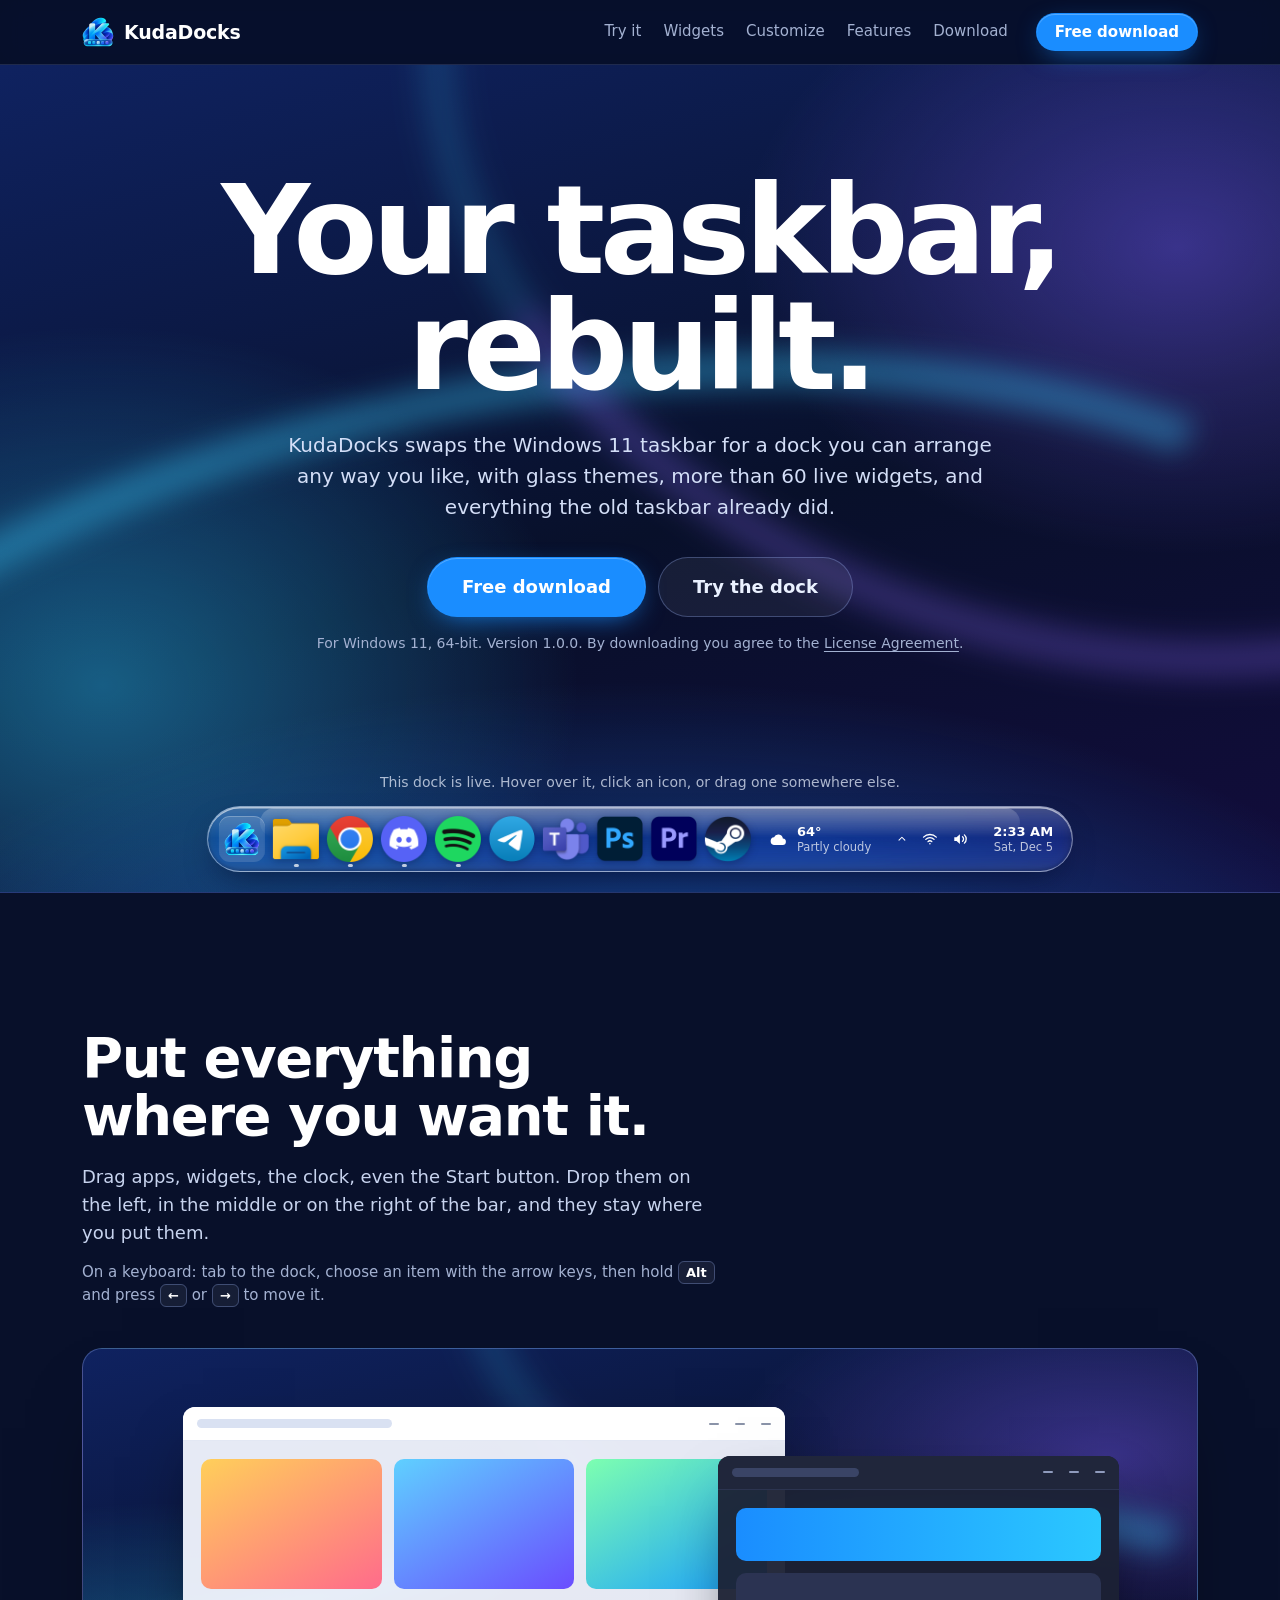
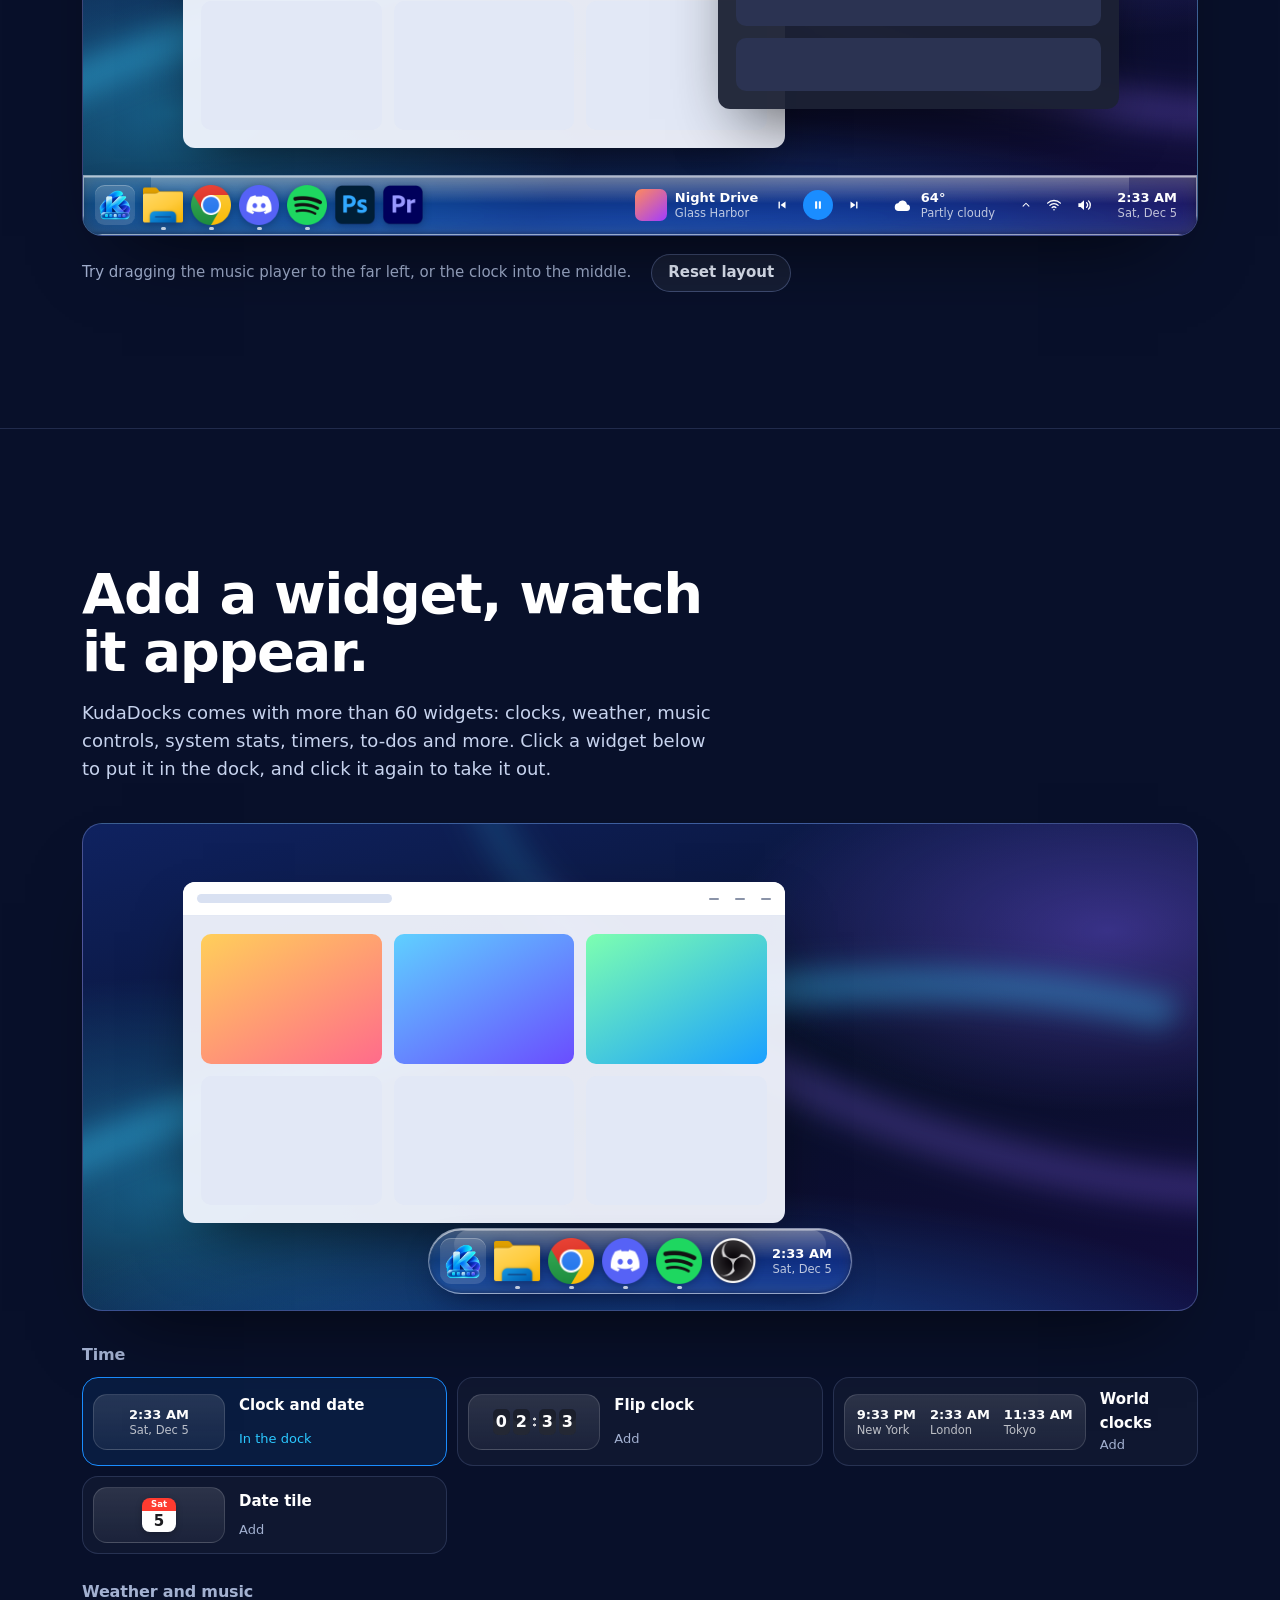
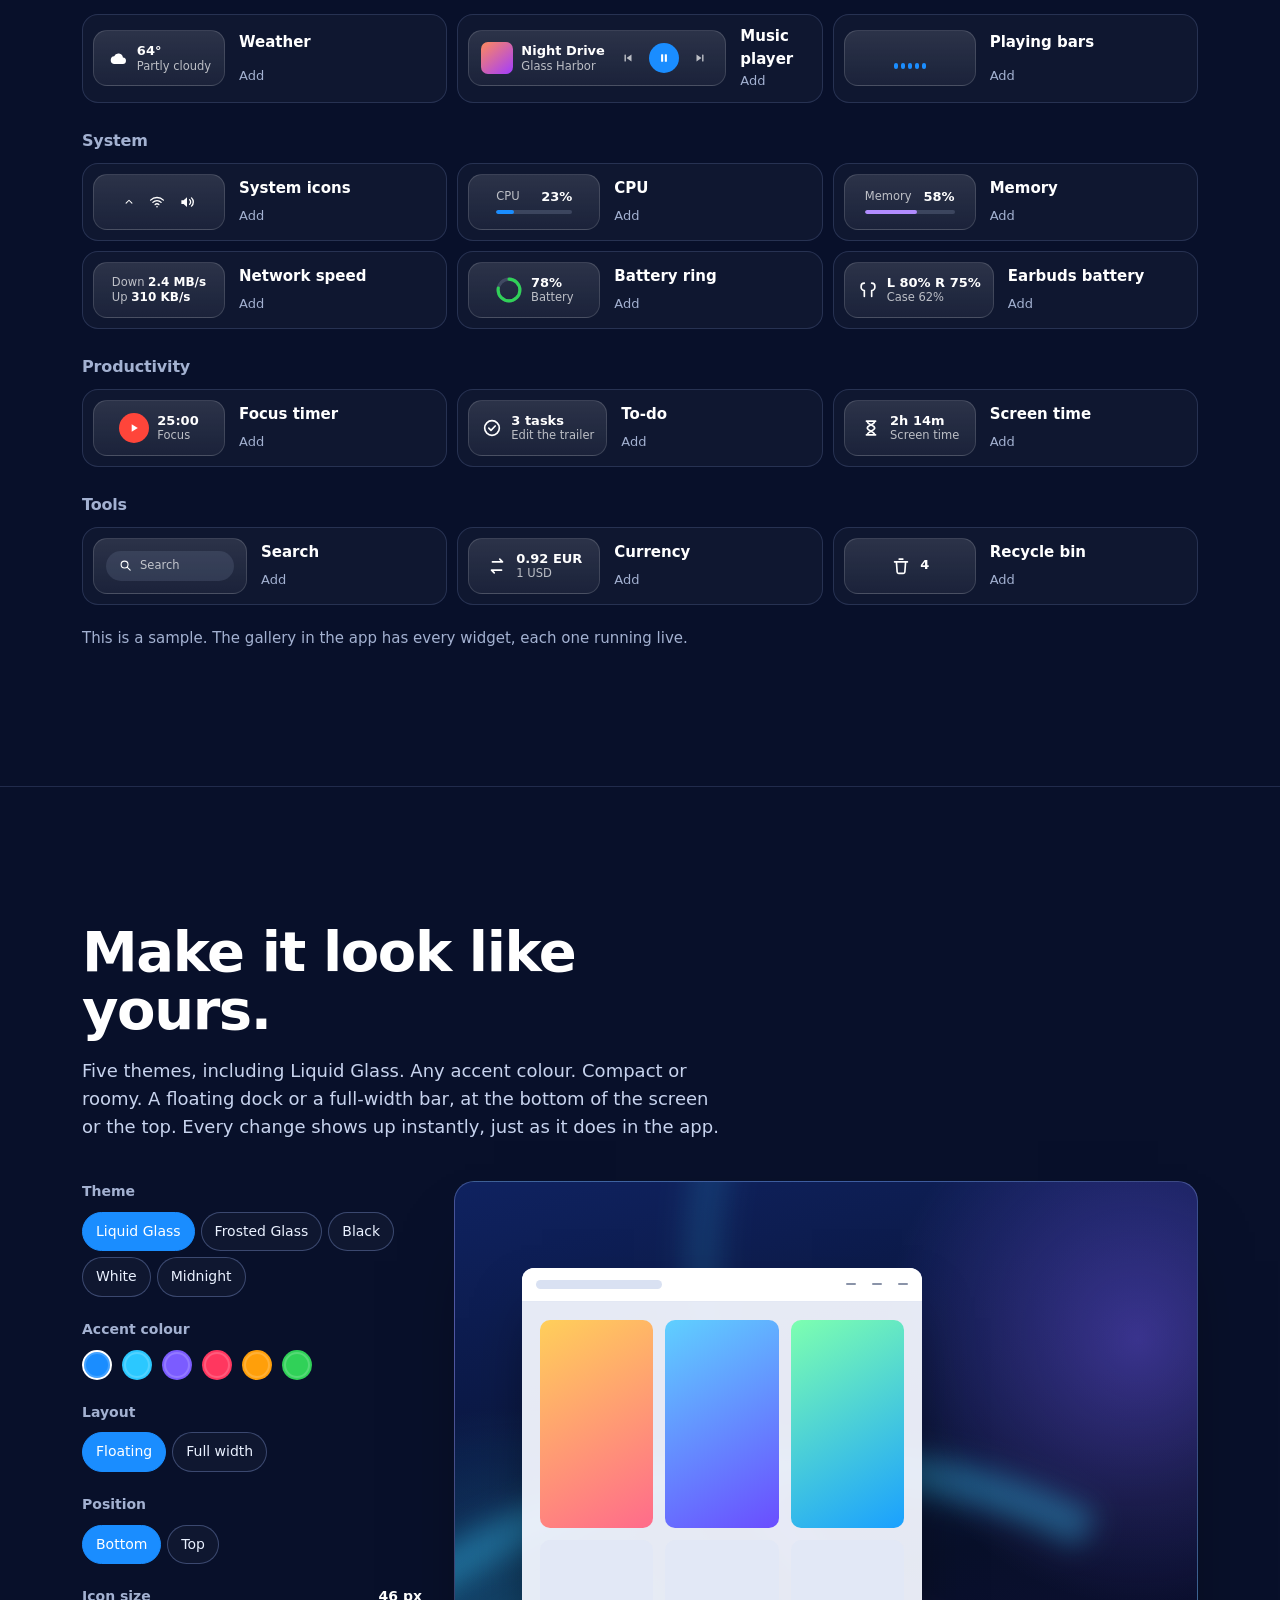
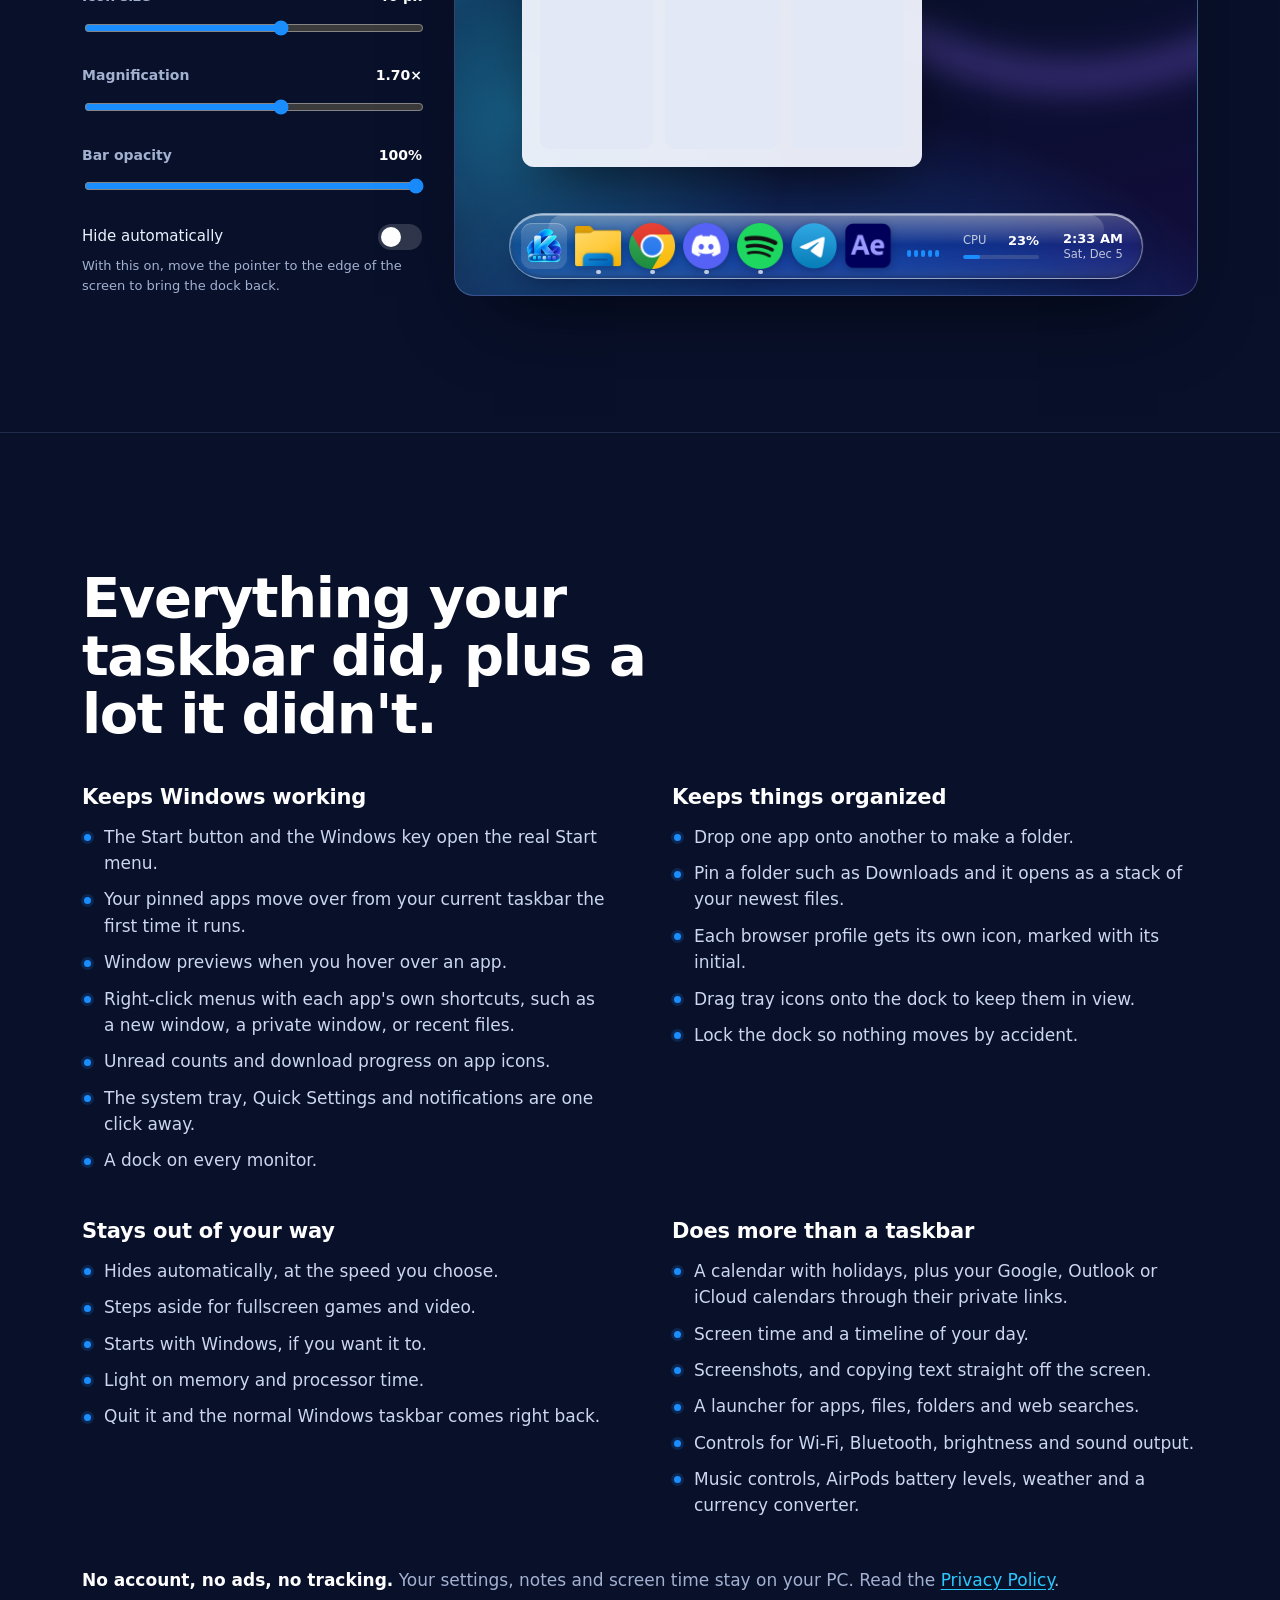
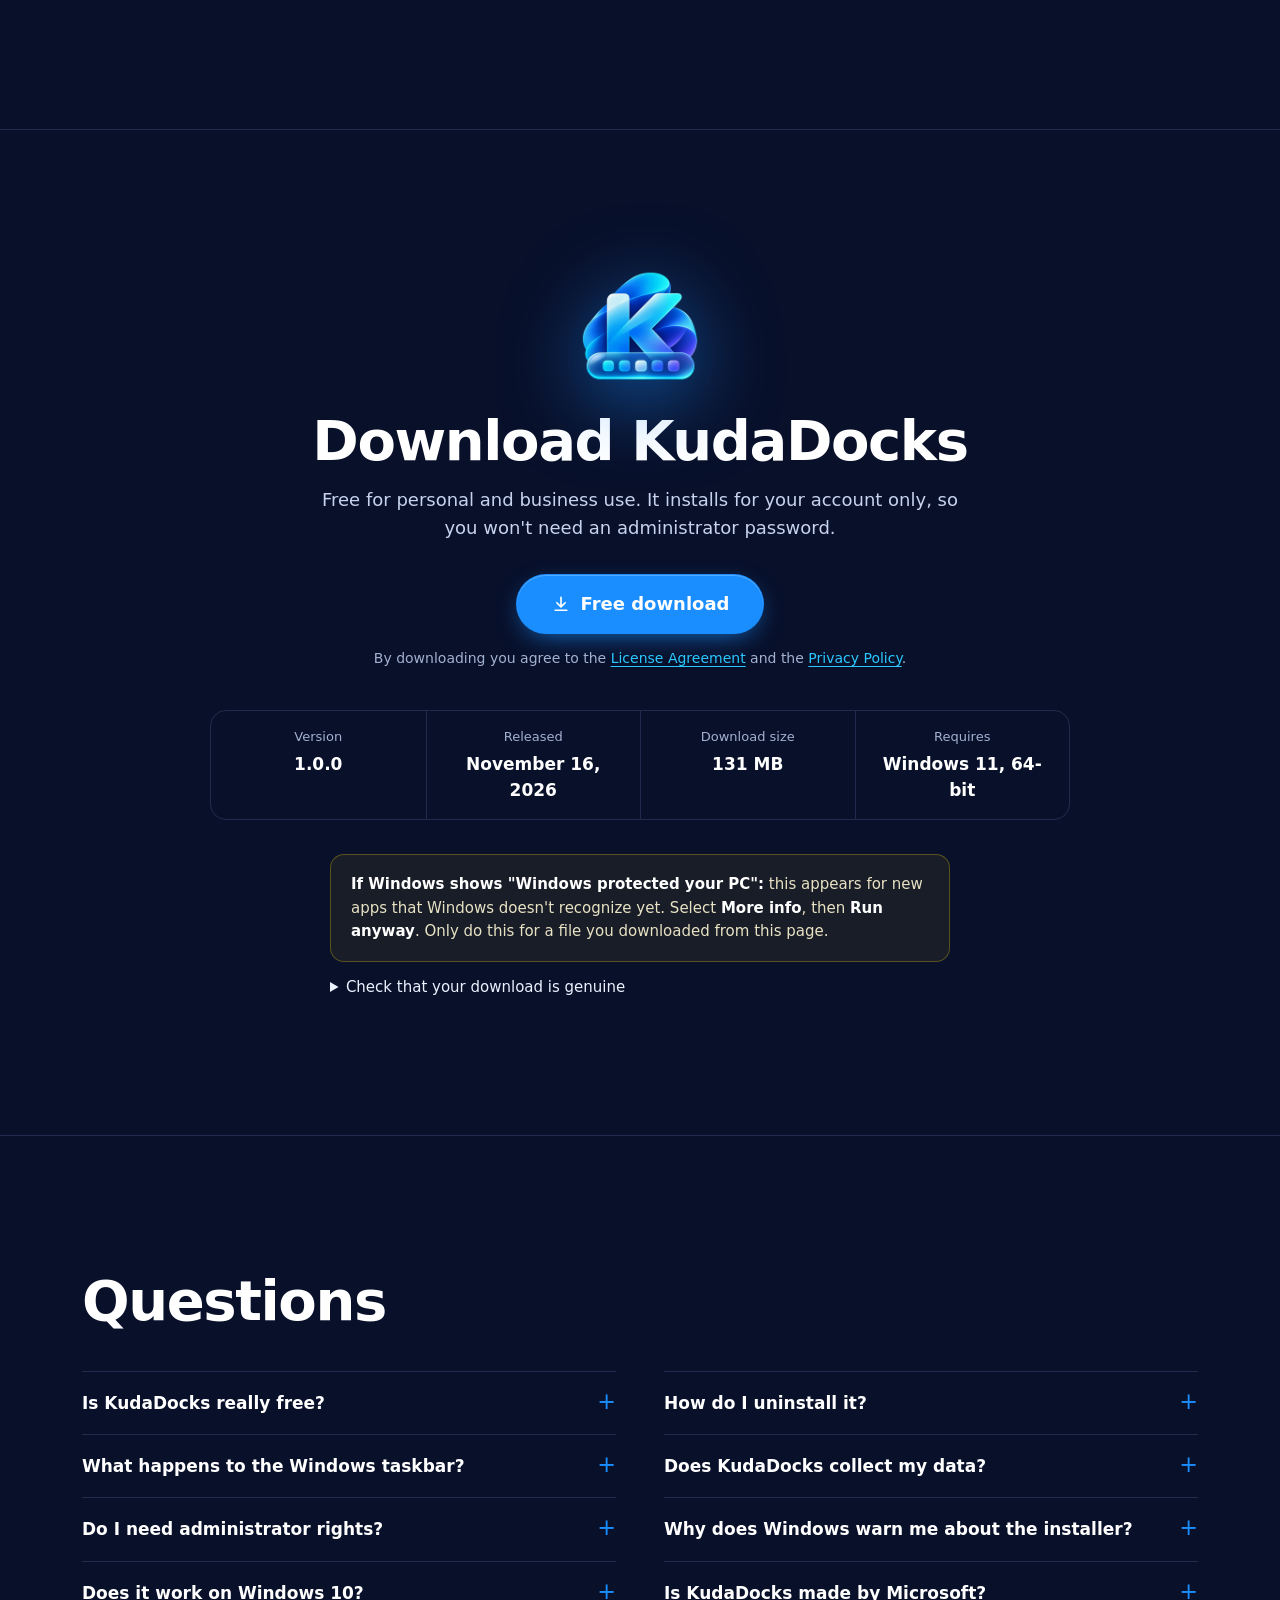
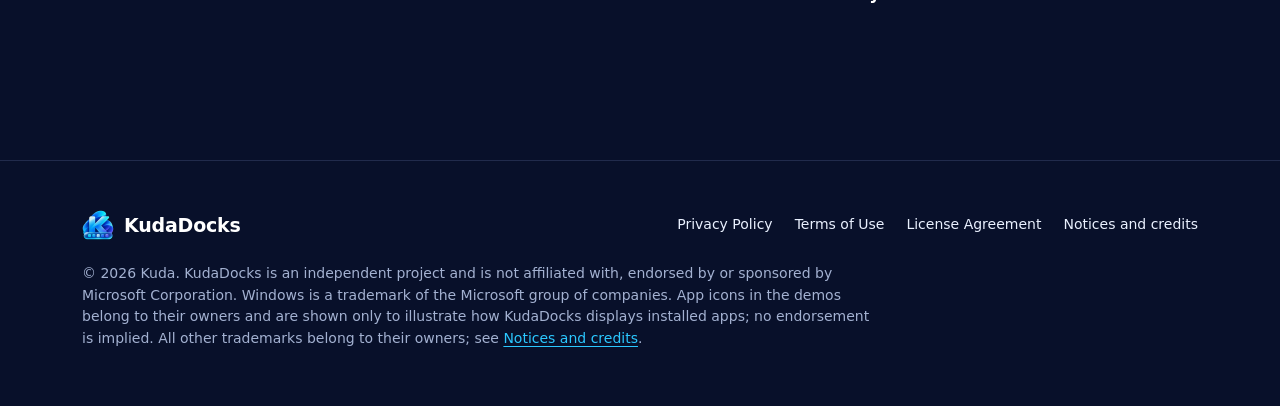
<file: index.html>
<!doctype html>
<html lang="en">
<head>
  <meta charset="utf-8">
  <meta name="viewport" content="width=device-width, initial-scale=1">
  <meta http-equiv="Content-Security-Policy" content="default-src 'self'; img-src 'self' data:; style-src 'self'; script-src 'self'; connect-src 'none'; object-src 'none'; base-uri 'self'; form-action 'none'">
  <meta name="referrer" content="strict-origin-when-cross-origin">
  <title>KudaDocks: a free dock that replaces the Windows 11 taskbar</title>
  <meta name="description" content="KudaDocks replaces the Windows 11 taskbar with a dock you arrange however you like: glass themes, more than 60 live widgets, folders, and everything the taskbar already did. Free, no account.">
  <meta name="theme-color" content="#08102a">
  <meta property="og:type" content="website">
  <meta property="og:title" content="KudaDocks: your taskbar, rebuilt">
  <meta property="og:description" content="A free dock for Windows 11 with glass themes, live widgets and drag-anywhere layout.">
  <meta property="og:url" content="https://imprincekuda.github.io/kudadocks/">
  <meta property="og:image" content="https://imprincekuda.github.io/kudadocks/assets/og.png">
  <meta name="twitter:card" content="summary_large_image">
  <link rel="icon" href="favicon.ico" sizes="any">
  <link rel="icon" href="assets/logo.png" type="image/png">
  <link rel="apple-touch-icon" href="assets/logo.png">
  <link rel="stylesheet" href="css/site.css">
  <script src="js/config.js" defer></script>
  <script src="js/dock.js" defer></script>
  <script src="js/site.js" defer></script>
</head>
<body>
  <a class="skip" href="#main">Skip to content</a>

  <header class="nav">
    <div class="wrap">
      <a class="brand" href="index.html"><img src="assets/logo.png" alt="" width="32" height="32">KudaDocks</a>
      <nav class="nav-links" aria-label="Sections">
        <a href="#try">Try it</a>
        <a href="#widgets">Widgets</a>
        <a href="#customize">Customize</a>
        <a href="#features">Features</a>
        <a href="#download">Download</a>
      </nav>
      <a class="btn btn-primary" data-kd-download href="#download">Free download</a>
    </div>
  </header>

  <main id="main">
    <section class="hero wall" aria-labelledby="hero-title">
      <h1 id="hero-title">Your taskbar, rebuilt.</h1>
      <p class="lede">KudaDocks swaps the Windows 11 taskbar for a dock you can arrange any way you like, with glass themes, more than 60 live widgets, and everything the old taskbar already did.</p>
      <div class="ctas">
        <a class="btn btn-primary btn-big" data-kd-download href="#download">Free download</a>
        <a class="btn btn-quiet btn-big" href="#try">Try the dock</a>
      </div>
      <p class="fine">For Windows 11, 64-bit. Version <span data-kd="version">1.0.0</span>. By downloading you agree to the <a href="eula.html">License Agreement</a>.</p>
      <p class="hint" aria-hidden="true">This dock is live. Hover over it, click an icon, or drag one somewhere else.</p>
      <div id="hero-dock"></div>
    </section>

    <section class="sec" id="try" aria-labelledby="try-title">
      <div class="wrap">
        <div class="sec-head">
          <h2 id="try-title">Put everything where you want it.</h2>
          <p>Drag apps, widgets, the clock, even the Start button. Drop them on the left, in the middle or on the right of the bar, and they stay where you put them.</p>
          <p class="keys">On a keyboard: tab to the dock, choose an item with the arrow keys, then hold <kbd>Alt</kbd> and press <kbd>←</kbd> or <kbd>→</kbd> to move it.</p>
        </div>
        <div class="screen wall">
          <div class="win" aria-hidden="true"><div class="win-bar"><b></b><span><i></i><i></i><i></i></span></div><div class="win-body"><i></i><i></i><i></i><i></i><i></i><i></i></div></div>
          <div class="win alt" aria-hidden="true"><div class="win-bar"><b></b><span><i></i><i></i><i></i></span></div><div class="win-body"><i></i><i></i><i></i></div></div>
          <div id="arrange-dock"></div>
        </div>
        <div class="demo-bar">
          <span>Try dragging the music player to the far left, or the clock into the middle.</span>
          <button class="btn btn-quiet" id="arrange-reset" type="button">Reset layout</button>
        </div>
      </div>
    </section>

    <section class="sec" id="widgets" aria-labelledby="widgets-title">
      <div class="wrap">
        <div class="sec-head">
          <h2 id="widgets-title">Add a widget, watch it appear.</h2>
          <p>KudaDocks comes with more than 60 widgets: clocks, weather, music controls, system stats, timers, to-dos and more. Click a widget below to put it in the dock, and click it again to take it out.</p>
        </div>
        <div class="screen wall">
          <div class="win" aria-hidden="true"><div class="win-bar"><b></b><span><i></i><i></i><i></i></span></div><div class="win-body"><i></i><i></i><i></i><i></i><i></i><i></i></div></div>
          <div id="widgets-dock"></div>
        </div>
        <div class="gallery" id="gallery" role="group" aria-label="Widget gallery"></div>
        <p class="demo-note">This is a sample. The gallery in the app has every widget, each one running live.</p>
      </div>
    </section>

    <section class="sec" id="customize" aria-labelledby="customize-title">
      <div class="wrap">
        <div class="sec-head">
          <h2 id="customize-title">Make it look like yours.</h2>
          <p>Five themes, including Liquid Glass. Any accent colour. Compact or roomy. A floating dock or a full-width bar, at the bottom of the screen or the top. Every change shows up instantly, just as it does in the app.</p>
        </div>
        <div class="look">
          <form class="controls" id="look-form" aria-label="Dock appearance">
            <fieldset>
              <legend>Theme</legend>
              <div class="seg">
                <input type="radio" name="theme" id="t-liquid" value="liquid" checked><label for="t-liquid">Liquid Glass</label>
                <input type="radio" name="theme" id="t-ios" value="ios"><label for="t-ios">Frosted Glass</label>
                <input type="radio" name="theme" id="t-black" value="black"><label for="t-black">Black</label>
                <input type="radio" name="theme" id="t-white" value="white"><label for="t-white">White</label>
                <input type="radio" name="theme" id="t-midnight" value="midnight"><label for="t-midnight">Midnight</label>
              </div>
            </fieldset>
            <fieldset>
              <legend>Accent colour</legend>
              <div class="swatches">
                <input type="radio" name="accent" id="a-blue" value="#1a8dff" checked><label for="a-blue" class="sw-blue"><span class="sr-only">Blue</span></label>
                <input type="radio" name="accent" id="a-cyan" value="#2bc8ff"><label for="a-cyan" class="sw-cyan"><span class="sr-only">Cyan</span></label>
                <input type="radio" name="accent" id="a-violet" value="#7b5cff"><label for="a-violet" class="sw-violet"><span class="sr-only">Violet</span></label>
                <input type="radio" name="accent" id="a-rose" value="#ff375f"><label for="a-rose" class="sw-rose"><span class="sr-only">Rose</span></label>
                <input type="radio" name="accent" id="a-orange" value="#ff9f0a"><label for="a-orange" class="sw-orange"><span class="sr-only">Orange</span></label>
                <input type="radio" name="accent" id="a-green" value="#30d158"><label for="a-green" class="sw-green"><span class="sr-only">Green</span></label>
              </div>
            </fieldset>
            <fieldset>
              <legend>Layout</legend>
              <div class="seg">
                <input type="radio" name="layout" id="l-float" value="float" checked><label for="l-float">Floating</label>
                <input type="radio" name="layout" id="l-full" value="full"><label for="l-full">Full width</label>
              </div>
            </fieldset>
            <fieldset>
              <legend>Position</legend>
              <div class="seg">
                <input type="radio" name="pos" id="p-bottom" value="bottom" checked><label for="p-bottom">Bottom</label>
                <input type="radio" name="pos" id="p-top" value="top"><label for="p-top">Top</label>
              </div>
            </fieldset>
            <div>
              <label class="label" for="size">Icon size <output id="size-out" for="size">46 px</output></label>
              <input type="range" id="size" name="size" min="32" max="56" step="1" value="46">
            </div>
            <div>
              <label class="label" for="magnify">Magnification <output id="magnify-out" for="magnify">1.70×</output></label>
              <input type="range" id="magnify" name="magnify" min="1" max="2.2" step="0.05" value="1.7">
            </div>
            <div>
              <label class="label" for="bar">Bar opacity <output id="bar-out" for="bar">100%</output></label>
              <input type="range" id="bar" name="bar" min="0" max="100" step="5" value="100">
            </div>
            <div>
              <label class="switch" for="autohide"><span>Hide automatically</span><input type="checkbox" id="autohide" name="autohide" role="switch"></label>
              <p class="note">With this on, move the pointer to the edge of the screen to bring the dock back.</p>
            </div>
          </form>
          <div class="screen wall" id="look-screen">
            <div class="win" aria-hidden="true"><div class="win-bar"><b></b><span><i></i><i></i><i></i></span></div><div class="win-body"><i></i><i></i><i></i><i></i><i></i><i></i></div></div>
            <div id="look-dock"></div>
          </div>
        </div>
      </div>
    </section>

    <section class="sec" id="features" aria-labelledby="features-title">
      <div class="wrap">
        <div class="sec-head">
          <h2 id="features-title">Everything your taskbar did, plus a lot it didn't.</h2>
        </div>
        <div class="features">
          <div>
            <h3>Keeps Windows working</h3>
            <ul>
              <li>The Start button and the Windows key open the real Start menu.</li>
              <li>Your pinned apps move over from your current taskbar the first time it runs.</li>
              <li>Window previews when you hover over an app.</li>
              <li>Right-click menus with each app's own shortcuts, such as a new window, a private window, or recent files.</li>
              <li>Unread counts and download progress on app icons.</li>
              <li>The system tray, Quick Settings and notifications are one click away.</li>
              <li>A dock on every monitor.</li>
            </ul>
          </div>
          <div>
            <h3>Keeps things organized</h3>
            <ul>
              <li>Drop one app onto another to make a folder.</li>
              <li>Pin a folder such as Downloads and it opens as a stack of your newest files.</li>
              <li>Each browser profile gets its own icon, marked with its initial.</li>
              <li>Drag tray icons onto the dock to keep them in view.</li>
              <li>Lock the dock so nothing moves by accident.</li>
            </ul>
          </div>
          <div>
            <h3>Stays out of your way</h3>
            <ul>
              <li>Hides automatically, at the speed you choose.</li>
              <li>Steps aside for fullscreen games and video.</li>
              <li>Starts with Windows, if you want it to.</li>
              <li>Light on memory and processor time.</li>
              <li>Quit it and the normal Windows taskbar comes right back.</li>
            </ul>
          </div>
          <div>
            <h3>Does more than a taskbar</h3>
            <ul>
              <li>A calendar with holidays, plus your Google, Outlook or iCloud calendars through their private links.</li>
              <li>Screen time and a timeline of your day.</li>
              <li>Screenshots, and copying text straight off the screen.</li>
              <li>A launcher for apps, files, folders and web searches.</li>
              <li>Controls for Wi-Fi, Bluetooth, brightness and sound output.</li>
              <li>Music controls, AirPods battery levels, weather and a currency converter.</li>
            </ul>
          </div>
        </div>
        <p class="privacy-line"><strong>No account, no ads, no tracking.</strong> Your settings, notes and screen time stay on your PC. Read the <a href="privacy.html">Privacy Policy</a>.</p>
      </div>
    </section>

    <section class="sec dl" id="download" aria-labelledby="download-title">
      <div class="wrap">
        <img class="dl-logo" src="assets/logo.png" alt="" width="120" height="120">
        <h2 id="download-title">Download KudaDocks</h2>
        <p class="lede">Free for personal and business use. It installs for your account only, so you won't need an administrator password.</p>
        <div class="ctas">
          <a class="btn btn-primary btn-big" data-kd-download href="#setup">
            <svg class="g" viewBox="0 0 24 24" fill="none" stroke="currentColor" stroke-width="2" stroke-linecap="round" stroke-linejoin="round" aria-hidden="true"><path d="M12 4v11M7 10.5l5 5l5-5M5 19.5h14"/></svg>
            Free download
          </a>
        </div>
        <p class="agree">By downloading you agree to the <a href="eula.html">License Agreement</a> and the <a href="privacy.html">Privacy Policy</a>.</p>
        <dl class="specs">
          <div><dt>Version</dt><dd data-kd="version">1.0.0</dd></div>
          <div><dt>Released</dt><dd data-kd="released">November 16, 2026</dd></div>
          <div><dt>Download size</dt><dd data-kd="sizeMB">131 MB</dd></div>
          <div><dt>Requires</dt><dd>Windows 11, 64-bit</dd></div>
        </dl>
        <div class="smartscreen">
          <p><strong>If Windows shows "Windows protected your PC":</strong> this appears for new apps that Windows doesn't recognize yet. Select <strong>More info</strong>, then <strong>Run anyway</strong>. Only do this for a file you downloaded from this page.</p>
        </div>
        <details class="verify">
          <summary>Check that your download is genuine</summary>
          <p>In PowerShell, run <code>Get-FileHash .\KudaDocks-Setup.exe</code> in your Downloads folder. The result should match:</p>
          <p><code data-kd="sha256">See js/config.js</code></p>
          <p>Older versions are on the <a data-kd-releases href="#setup">releases page</a>.</p>
        </details>
      </div>
    </section>

    <section class="sec" id="faq" aria-labelledby="faq-title">
      <div class="wrap">
        <div class="sec-head"><h2 id="faq-title">Questions</h2></div>
        <div class="faq">
          <div>
            <details><summary>Is KudaDocks really free?</summary><p>Yes. There's no price, no trial, no account and no ads.</p></details>
            <details><summary>What happens to the Windows taskbar?</summary><p>KudaDocks hides it while it runs and shows its own dock instead. Quit KudaDocks, or uninstall it, and the Windows taskbar comes straight back.</p></details>
            <details><summary>Do I need administrator rights?</summary><p>No. KudaDocks installs for your Windows account only.</p></details>
            <details><summary>Does it work on Windows 10?</summary><p>KudaDocks is built for Windows 11. It may run on recent versions of Windows 10, but it isn't tested there.</p></details>
          </div>
          <div>
            <details><summary>How do I uninstall it?</summary><p>Open Settings, then Apps, then Installed apps, find KudaDocks and choose Uninstall. Your settings are kept in <code>%AppData%\KudaDocks</code>; delete that folder if you want them gone too.</p></details>
            <details><summary>Does KudaDocks collect my data?</summary><p>No. It doesn't send us anything, and there are no analytics or ads. The <a href="privacy.html">Privacy Policy</a> lists the few optional features that connect to outside services, such as weather.</p></details>
            <details><summary>Why does Windows warn me about the installer?</summary><p>Windows SmartScreen warns about new apps until enough people have downloaded them. Choose More info, then Run anyway. You can check the file's fingerprint in the download section above.</p></details>
            <details><summary>Is KudaDocks made by Microsoft?</summary><p>No. KudaDocks is an independent project and is not affiliated with, endorsed by or sponsored by Microsoft.</p></details>
          </div>
        </div>
      </div>
    </section>
  </main>

  <footer class="foot">
    <div class="wrap">
      <div class="foot-top">
        <a class="brand" href="index.html"><img src="assets/logo.png" alt="" width="32" height="32">KudaDocks</a>
        <nav aria-label="Legal">
          <a href="privacy.html">Privacy Policy</a>
          <a href="terms.html">Terms of Use</a>
          <a href="eula.html">License Agreement</a>
          <a href="notices.html">Notices and credits</a>
        </nav>
      </div>
      <p>© <span data-year>2026</span> <span data-kd="owner">Kuda</span>. KudaDocks is an independent project and is not affiliated with, endorsed by or sponsored by Microsoft Corporation. Windows is a trademark of the Microsoft group of companies. App icons in the demos belong to their owners and are shown only to illustrate how KudaDocks displays installed apps; no endorsement is implied. All other trademarks belong to their owners; see <a href="notices.html">Notices and credits</a>.</p>
    </div>
  </footer>
</body>
</html>
</file>
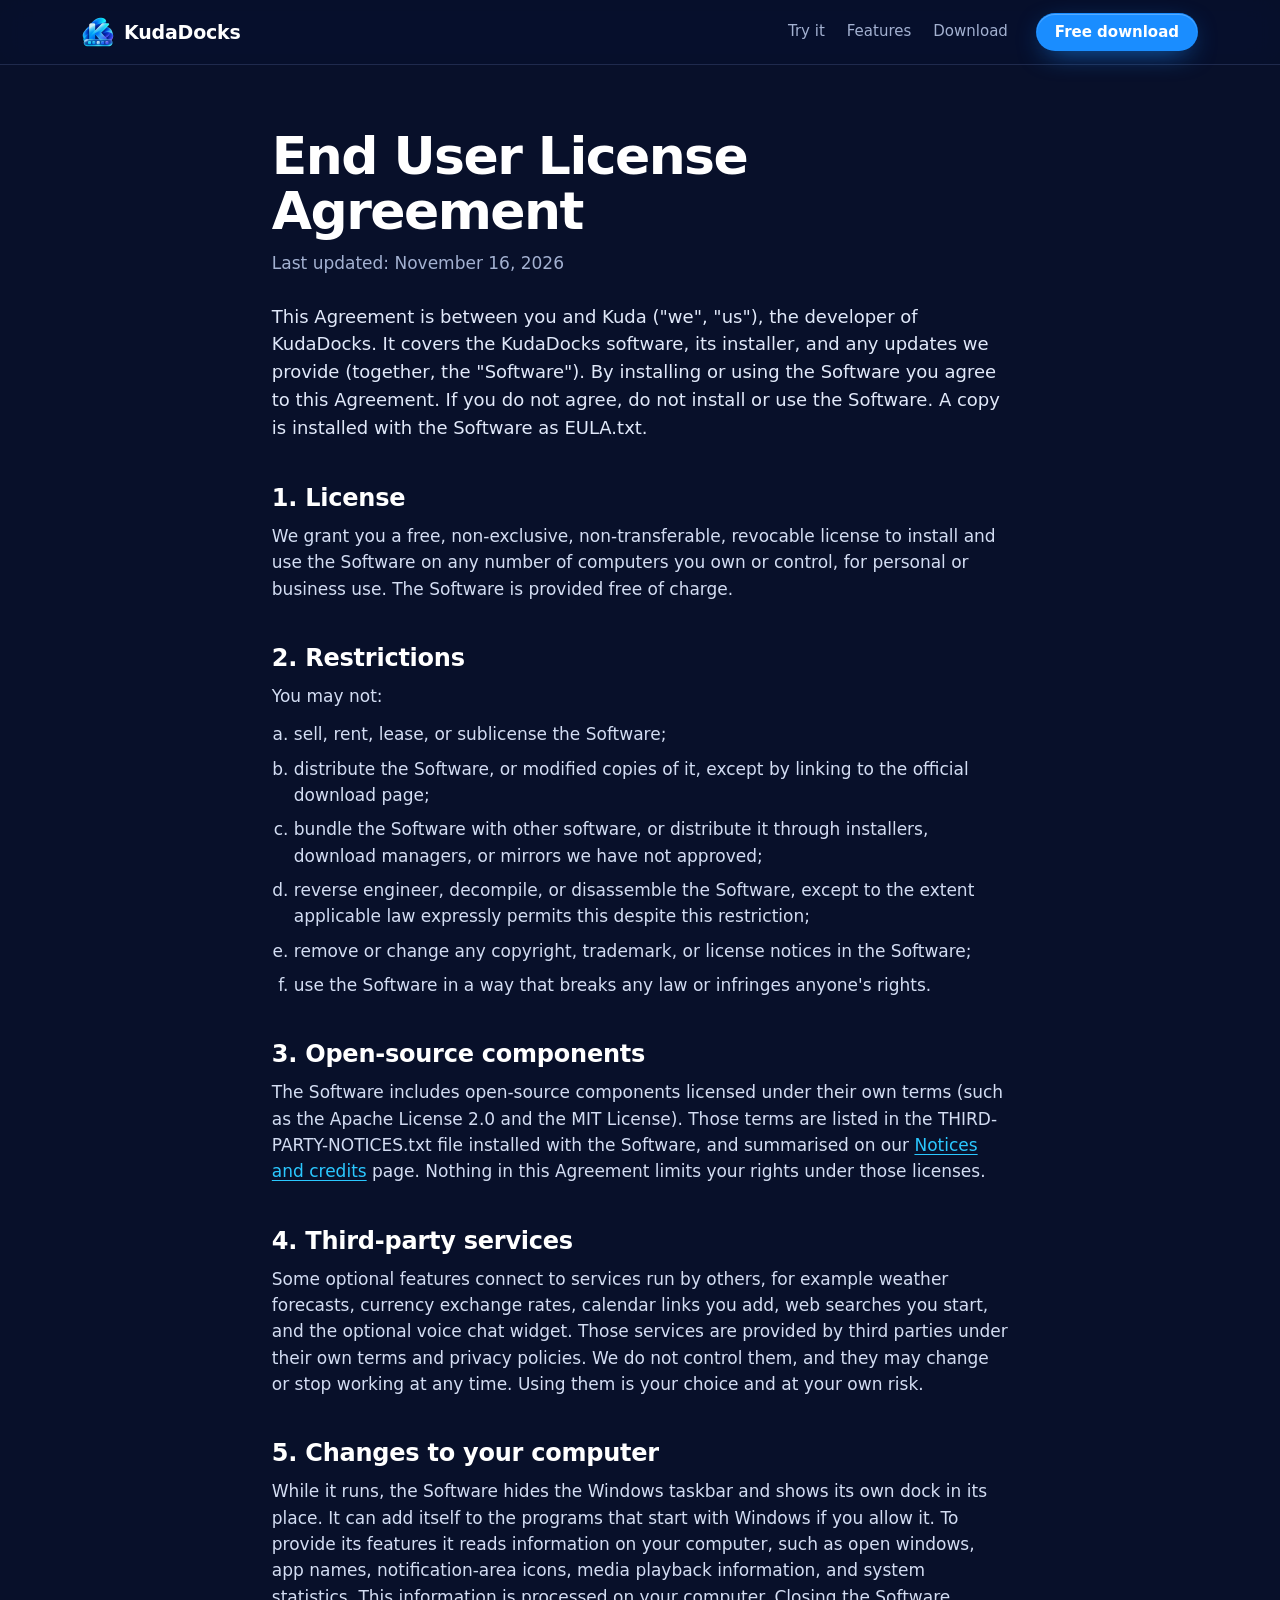
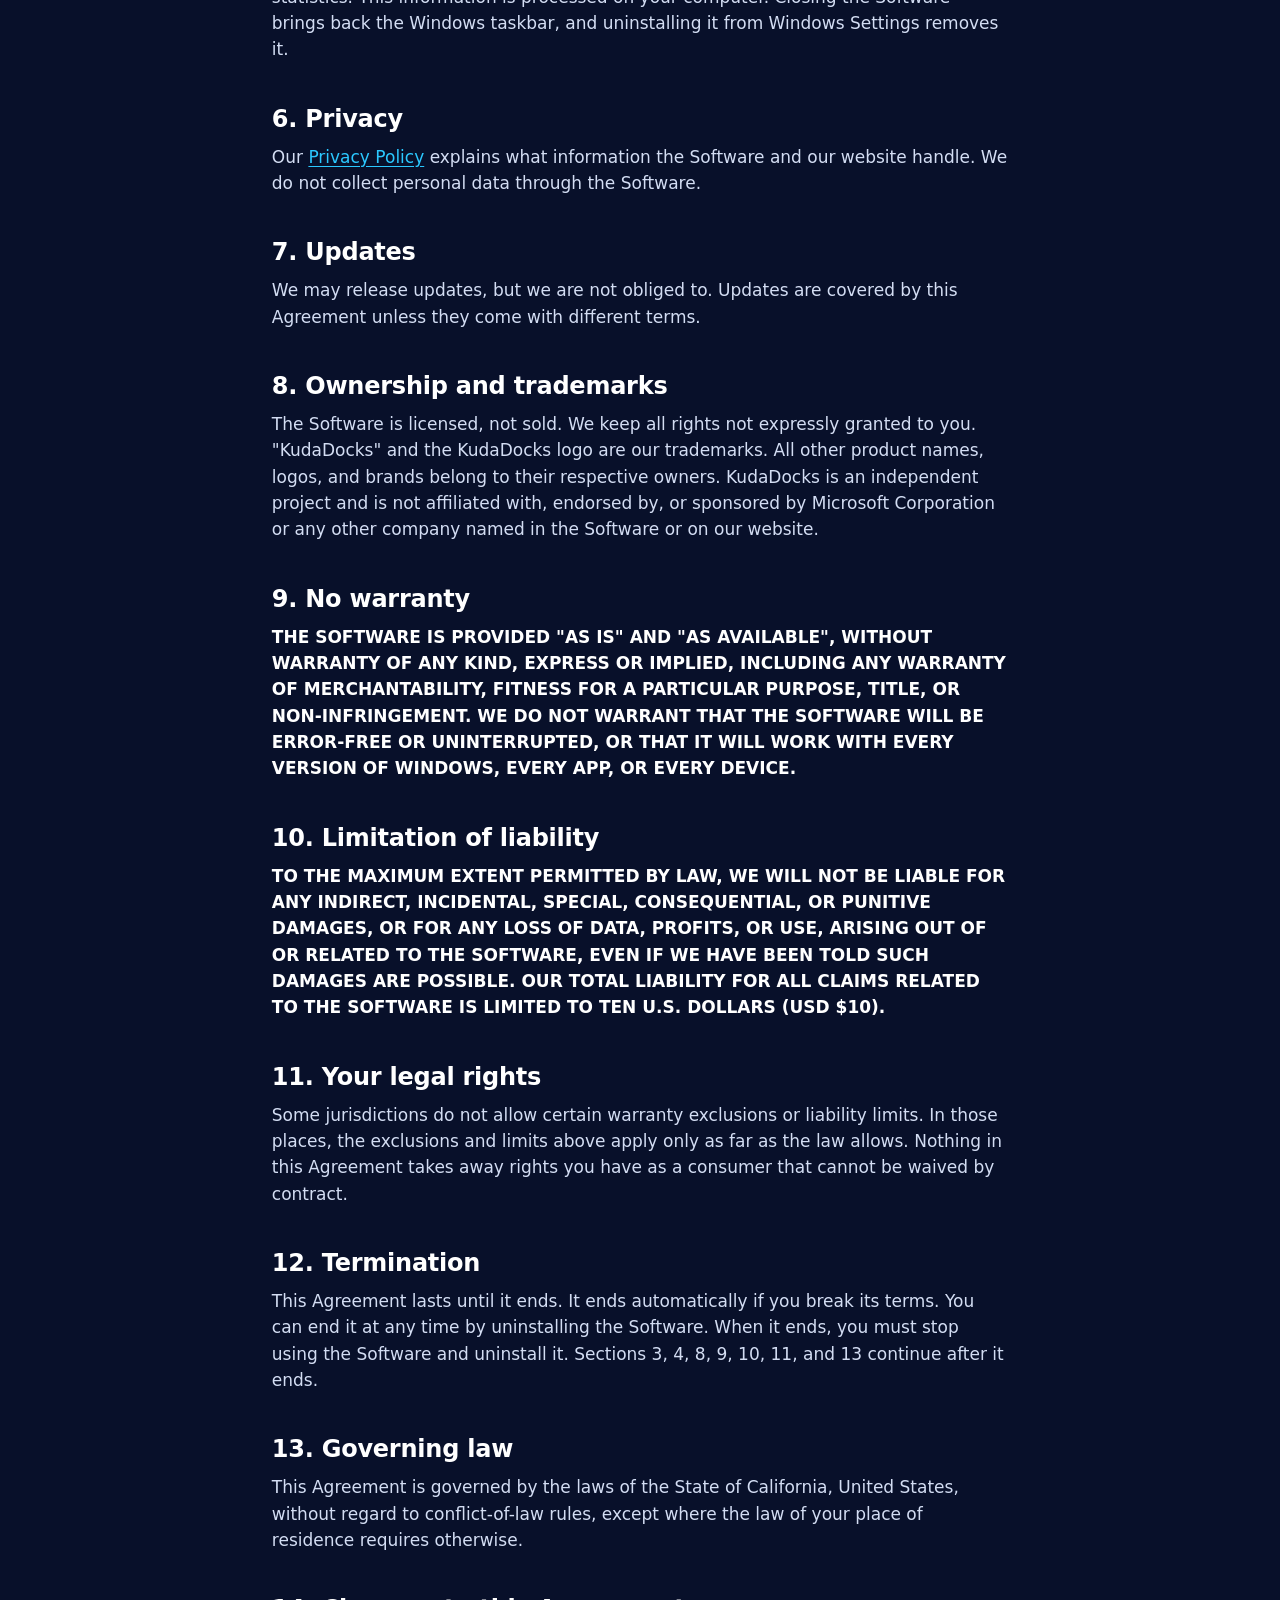
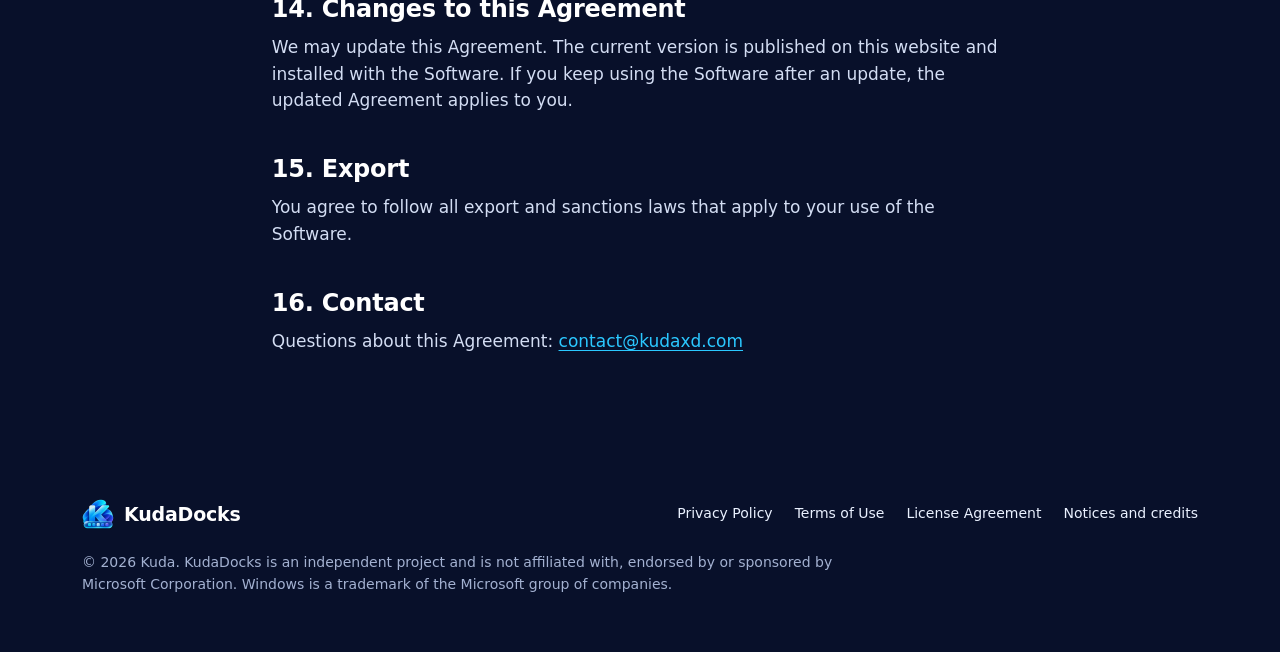
<file: eula.html>
<!doctype html>
<html lang="en">
<head>
  <meta charset="utf-8">
  <meta name="viewport" content="width=device-width, initial-scale=1">
  <meta http-equiv="Content-Security-Policy" content="default-src 'self'; img-src 'self' data:; style-src 'self'; script-src 'self'; connect-src 'none'; object-src 'none'; base-uri 'self'; form-action 'none'">
  <meta name="referrer" content="strict-origin-when-cross-origin">
  <title>License Agreement | KudaDocks</title>
  <meta name="description" content="The KudaDocks End User License Agreement.">
  <meta name="theme-color" content="#08102a">
  <link rel="icon" href="favicon.ico" sizes="any">
  <link rel="icon" href="assets/logo.png" type="image/png">
  <link rel="stylesheet" href="css/site.css">
  <script src="js/config.js" defer></script>
  <script src="js/site.js" defer></script>
</head>
<body>
  <a class="skip" href="#main">Skip to content</a>
  <header class="nav">
    <div class="wrap">
      <a class="brand" href="index.html"><img src="assets/logo.png" alt="" width="32" height="32">KudaDocks</a>
      <nav class="nav-links" aria-label="Site"><a href="index.html#try">Try it</a><a href="index.html#features">Features</a><a href="index.html#download">Download</a></nav>
      <a class="btn btn-primary" data-kd-download href="index.html#download">Free download</a>
    </div>
  </header>

  <main id="main" class="doc">
    <h1>End User License Agreement</h1>
    <p class="updated">Last updated: <span data-kd="legalUpdated">November 16, 2026</span></p>
    <p class="lead">This Agreement is between you and <span data-kd="owner">Kuda</span> ("we", "us"), the developer of KudaDocks. It covers the KudaDocks software, its installer, and any updates we provide (together, the "Software"). By installing or using the Software you agree to this Agreement. If you do not agree, do not install or use the Software. A copy is installed with the Software as EULA.txt.</p>

    <h2>1. License</h2>
    <p>We grant you a free, non-exclusive, non-transferable, revocable license to install and use the Software on any number of computers you own or control, for personal or business use. The Software is provided free of charge.</p>

    <h2>2. Restrictions</h2>
    <p>You may not:</p>
    <ol type="a">
      <li>sell, rent, lease, or sublicense the Software;</li>
      <li>distribute the Software, or modified copies of it, except by linking to the official download page;</li>
      <li>bundle the Software with other software, or distribute it through installers, download managers, or mirrors we have not approved;</li>
      <li>reverse engineer, decompile, or disassemble the Software, except to the extent applicable law expressly permits this despite this restriction;</li>
      <li>remove or change any copyright, trademark, or license notices in the Software;</li>
      <li>use the Software in a way that breaks any law or infringes anyone's rights.</li>
    </ol>

    <h2>3. Open-source components</h2>
    <p>The Software includes open-source components licensed under their own terms (such as the Apache License 2.0 and the MIT License). Those terms are listed in the THIRD-PARTY-NOTICES.txt file installed with the Software, and summarised on our <a href="notices.html">Notices and credits</a> page. Nothing in this Agreement limits your rights under those licenses.</p>

    <h2>4. Third-party services</h2>
    <p>Some optional features connect to services run by others, for example weather forecasts, currency exchange rates, calendar links you add, web searches you start, and the optional voice chat widget. Those services are provided by third parties under their own terms and privacy policies. We do not control them, and they may change or stop working at any time. Using them is your choice and at your own risk.</p>

    <h2>5. Changes to your computer</h2>
    <p>While it runs, the Software hides the Windows taskbar and shows its own dock in its place. It can add itself to the programs that start with Windows if you allow it. To provide its features it reads information on your computer, such as open windows, app names, notification-area icons, media playback information, and system statistics. This information is processed on your computer. Closing the Software brings back the Windows taskbar, and uninstalling it from Windows Settings removes it.</p>

    <h2>6. Privacy</h2>
    <p>Our <a href="privacy.html">Privacy Policy</a> explains what information the Software and our website handle. We do not collect personal data through the Software.</p>

    <h2>7. Updates</h2>
    <p>We may release updates, but we are not obliged to. Updates are covered by this Agreement unless they come with different terms.</p>

    <h2>8. Ownership and trademarks</h2>
    <p>The Software is licensed, not sold. We keep all rights not expressly granted to you. "KudaDocks" and the KudaDocks logo are our trademarks. All other product names, logos, and brands belong to their respective owners. KudaDocks is an independent project and is not affiliated with, endorsed by, or sponsored by Microsoft Corporation or any other company named in the Software or on our website.</p>

    <h2>9. No warranty</h2>
    <p class="caps">THE SOFTWARE IS PROVIDED "AS IS" AND "AS AVAILABLE", WITHOUT WARRANTY OF ANY KIND, EXPRESS OR IMPLIED, INCLUDING ANY WARRANTY OF MERCHANTABILITY, FITNESS FOR A PARTICULAR PURPOSE, TITLE, OR NON-INFRINGEMENT. WE DO NOT WARRANT THAT THE SOFTWARE WILL BE ERROR-FREE OR UNINTERRUPTED, OR THAT IT WILL WORK WITH EVERY VERSION OF WINDOWS, EVERY APP, OR EVERY DEVICE.</p>

    <h2>10. Limitation of liability</h2>
    <p class="caps">TO THE MAXIMUM EXTENT PERMITTED BY LAW, WE WILL NOT BE LIABLE FOR ANY INDIRECT, INCIDENTAL, SPECIAL, CONSEQUENTIAL, OR PUNITIVE DAMAGES, OR FOR ANY LOSS OF DATA, PROFITS, OR USE, ARISING OUT OF OR RELATED TO THE SOFTWARE, EVEN IF WE HAVE BEEN TOLD SUCH DAMAGES ARE POSSIBLE. OUR TOTAL LIABILITY FOR ALL CLAIMS RELATED TO THE SOFTWARE IS LIMITED TO TEN U.S. DOLLARS (USD $10).</p>

    <h2>11. Your legal rights</h2>
    <p>Some jurisdictions do not allow certain warranty exclusions or liability limits. In those places, the exclusions and limits above apply only as far as the law allows. Nothing in this Agreement takes away rights you have as a consumer that cannot be waived by contract.</p>

    <h2>12. Termination</h2>
    <p>This Agreement lasts until it ends. It ends automatically if you break its terms. You can end it at any time by uninstalling the Software. When it ends, you must stop using the Software and uninstall it. Sections 3, 4, 8, 9, 10, 11, and 13 continue after it ends.</p>

    <h2>13. Governing law</h2>
    <p>This Agreement is governed by the laws of <span data-kd="jurisdiction">the State of California, United States</span>, without regard to conflict-of-law rules, except where the law of your place of residence requires otherwise.</p>

    <h2>14. Changes to this Agreement</h2>
    <p>We may update this Agreement. The current version is published on this website and installed with the Software. If you keep using the Software after an update, the updated Agreement applies to you.</p>

    <h2>15. Export</h2>
    <p>You agree to follow all export and sanctions laws that apply to your use of the Software.</p>

    <h2>16. Contact</h2>
    <p>Questions about this Agreement: <a data-kd-mail href="mailto:contact@kudaxd.com">contact@kudaxd.com</a></p>
  </main>

  <footer class="foot">
    <div class="wrap">
      <div class="foot-top">
        <a class="brand" href="index.html"><img src="assets/logo.png" alt="" width="32" height="32">KudaDocks</a>
        <nav aria-label="Legal"><a href="privacy.html">Privacy Policy</a><a href="terms.html">Terms of Use</a><a href="eula.html" aria-current="page">License Agreement</a><a href="notices.html">Notices and credits</a></nav>
      </div>
      <p>© <span data-year>2026</span> <span data-kd="owner">Kuda</span>. KudaDocks is an independent project and is not affiliated with, endorsed by or sponsored by Microsoft Corporation. Windows is a trademark of the Microsoft group of companies.</p>
    </div>
  </footer>
</body>
</html>
</file>
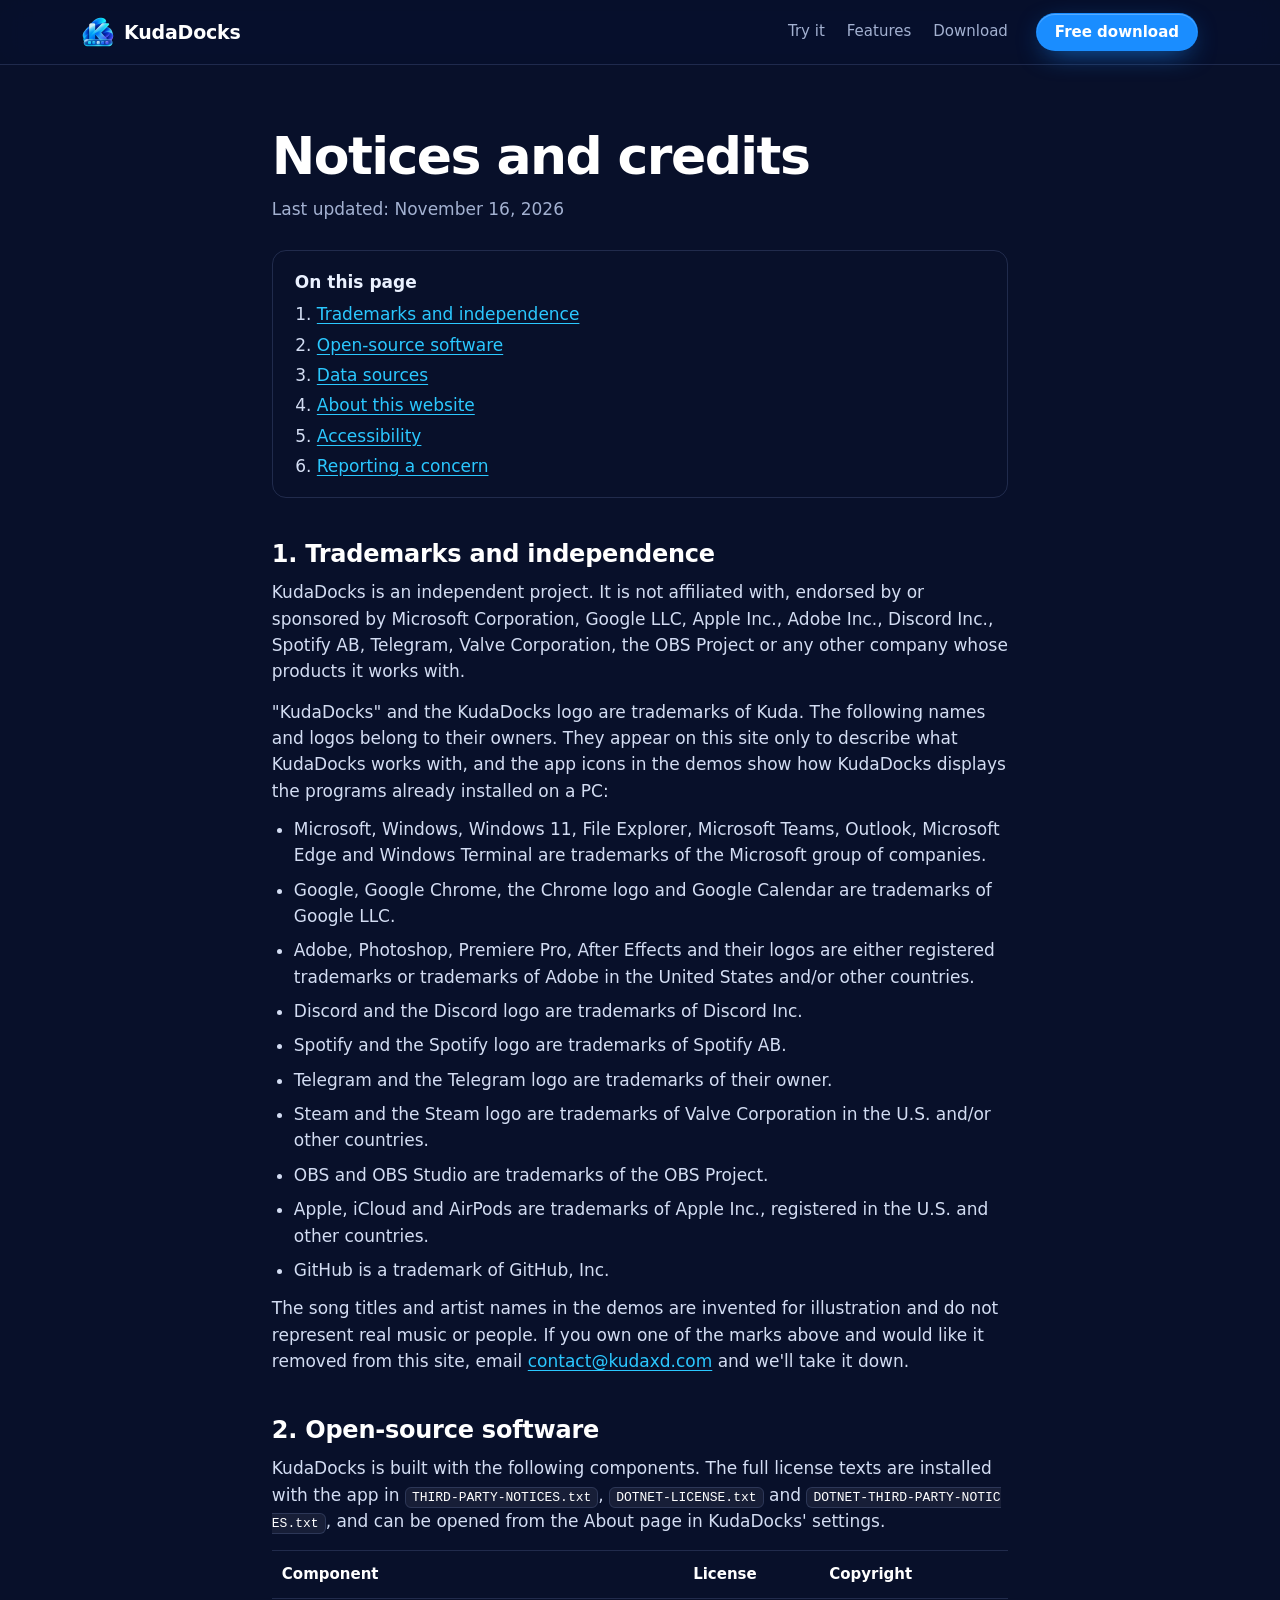
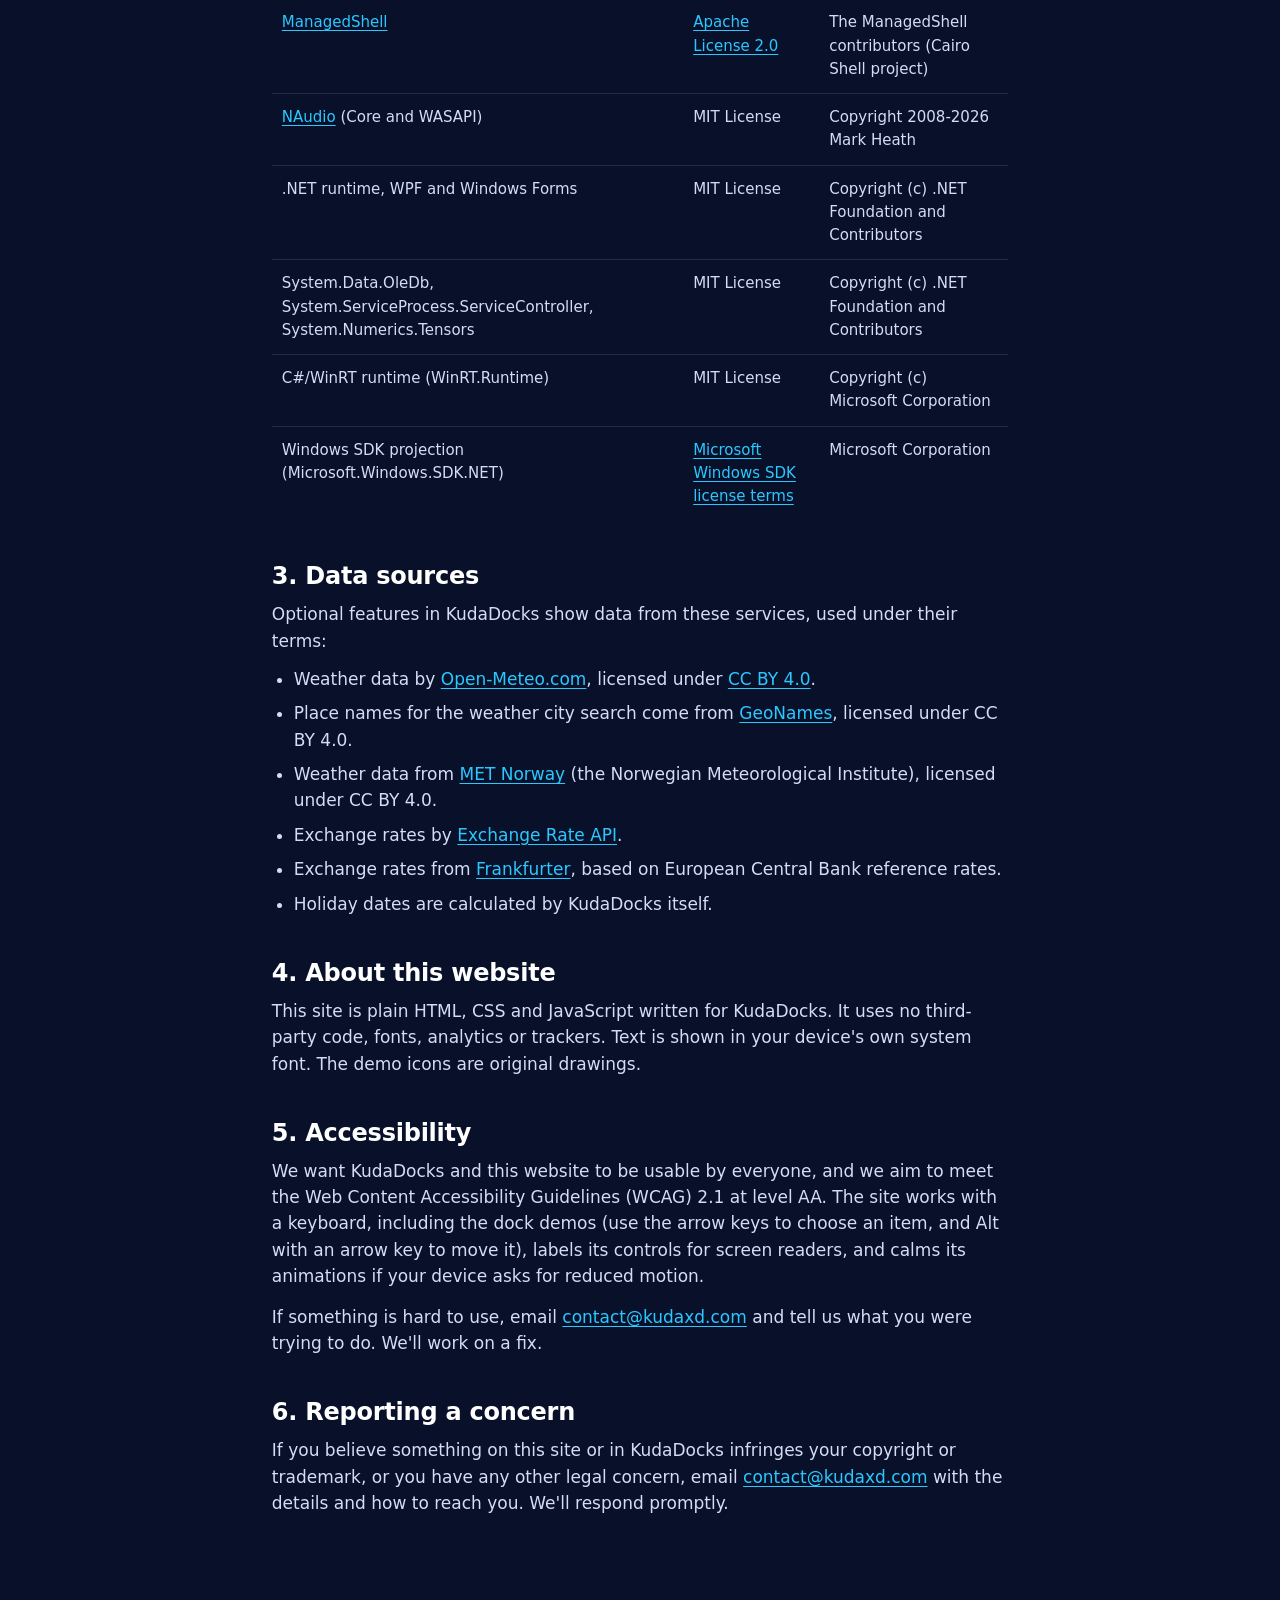
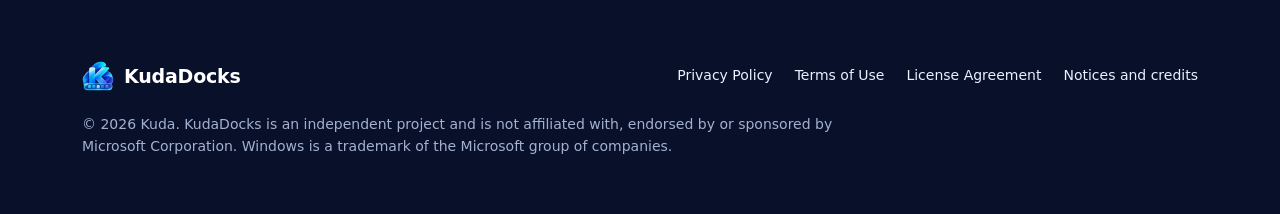
<file: notices.html>
<!doctype html>
<html lang="en">
<head>
  <meta charset="utf-8">
  <meta name="viewport" content="width=device-width, initial-scale=1">
  <meta http-equiv="Content-Security-Policy" content="default-src 'self'; img-src 'self' data:; style-src 'self'; script-src 'self'; connect-src 'none'; object-src 'none'; base-uri 'self'; form-action 'none'">
  <meta name="referrer" content="strict-origin-when-cross-origin">
  <title>Notices and credits | KudaDocks</title>
  <meta name="description" content="Trademarks, open-source licenses, data credits and accessibility for KudaDocks.">
  <meta name="theme-color" content="#08102a">
  <link rel="icon" href="favicon.ico" sizes="any">
  <link rel="icon" href="assets/logo.png" type="image/png">
  <link rel="stylesheet" href="css/site.css">
  <script src="js/config.js" defer></script>
  <script src="js/site.js" defer></script>
</head>
<body>
  <a class="skip" href="#main">Skip to content</a>
  <header class="nav">
    <div class="wrap">
      <a class="brand" href="index.html"><img src="assets/logo.png" alt="" width="32" height="32">KudaDocks</a>
      <nav class="nav-links" aria-label="Site"><a href="index.html#try">Try it</a><a href="index.html#features">Features</a><a href="index.html#download">Download</a></nav>
      <a class="btn btn-primary" data-kd-download href="index.html#download">Free download</a>
    </div>
  </header>

  <main id="main" class="doc">
    <h1>Notices and credits</h1>
    <p class="updated">Last updated: <span data-kd="legalUpdated">November 16, 2026</span></p>

    <nav class="toc" aria-label="On this page">
      <strong>On this page</strong>
      <ol>
        <li><a href="#trademarks">Trademarks and independence</a></li>
        <li><a href="#open-source">Open-source software</a></li>
        <li><a href="#data">Data sources</a></li>
        <li><a href="#site">About this website</a></li>
        <li><a href="#accessibility">Accessibility</a></li>
        <li><a href="#concerns">Reporting a concern</a></li>
      </ol>
    </nav>

    <h2 id="trademarks">1. Trademarks and independence</h2>
    <p>KudaDocks is an independent project. It is not affiliated with, endorsed by or sponsored by Microsoft Corporation, Google LLC, Apple Inc., Adobe Inc., Discord Inc., Spotify AB, Telegram, Valve Corporation, the OBS Project or any other company whose products it works with.</p>
    <p>"KudaDocks" and the KudaDocks logo are trademarks of <span data-kd="owner">Kuda</span>. The following names and logos belong to their owners. They appear on this site only to describe what KudaDocks works with, and the app icons in the demos show how KudaDocks displays the programs already installed on a PC:</p>
    <ul>
      <li>Microsoft, Windows, Windows 11, File Explorer, Microsoft Teams, Outlook, Microsoft Edge and Windows Terminal are trademarks of the Microsoft group of companies.</li>
      <li>Google, Google Chrome, the Chrome logo and Google Calendar are trademarks of Google LLC.</li>
      <li>Adobe, Photoshop, Premiere Pro, After Effects and their logos are either registered trademarks or trademarks of Adobe in the United States and/or other countries.</li>
      <li>Discord and the Discord logo are trademarks of Discord Inc.</li>
      <li>Spotify and the Spotify logo are trademarks of Spotify AB.</li>
      <li>Telegram and the Telegram logo are trademarks of their owner.</li>
      <li>Steam and the Steam logo are trademarks of Valve Corporation in the U.S. and/or other countries.</li>
      <li>OBS and OBS Studio are trademarks of the OBS Project.</li>
      <li>Apple, iCloud and AirPods are trademarks of Apple Inc., registered in the U.S. and other countries.</li>
      <li>GitHub is a trademark of GitHub, Inc.</li>
    </ul>
    <p>The song titles and artist names in the demos are invented for illustration and do not represent real music or people. If you own one of the marks above and would like it removed from this site, email <a data-kd-mail href="mailto:contact@kudaxd.com">contact@kudaxd.com</a> and we'll take it down.</p>

    <h2 id="open-source">2. Open-source software</h2>
    <p>KudaDocks is built with the following components. The full license texts are installed with the app in <code>THIRD-PARTY-NOTICES.txt</code>, <code>DOTNET-LICENSE.txt</code> and <code>DOTNET-THIRD-PARTY-NOTICES.txt</code>, and can be opened from the About page in KudaDocks' settings.</p>
    <table>
      <thead><tr><th>Component</th><th>License</th><th>Copyright</th></tr></thead>
      <tbody>
        <tr><td><a href="https://github.com/cairoshell/ManagedShell" rel="noopener">ManagedShell</a></td><td><a href="https://www.apache.org/licenses/LICENSE-2.0" rel="noopener">Apache License 2.0</a></td><td>The ManagedShell contributors (Cairo Shell project)</td></tr>
        <tr><td><a href="https://github.com/naudio/NAudio" rel="noopener">NAudio</a> (Core and WASAPI)</td><td>MIT License</td><td>Copyright 2008-2026 Mark Heath</td></tr>
        <tr><td>.NET runtime, WPF and Windows Forms</td><td>MIT License</td><td>Copyright (c) .NET Foundation and Contributors</td></tr>
        <tr><td>System.Data.OleDb, System.ServiceProcess.ServiceController, System.Numerics.Tensors</td><td>MIT License</td><td>Copyright (c) .NET Foundation and Contributors</td></tr>
        <tr><td>C#/WinRT runtime (WinRT.Runtime)</td><td>MIT License</td><td>Copyright (c) Microsoft Corporation</td></tr>
        <tr><td>Windows SDK projection (Microsoft.Windows.SDK.NET)</td><td><a href="https://aka.ms/WinSDKLicenseURL" rel="noopener">Microsoft Windows SDK license terms</a></td><td>Microsoft Corporation</td></tr>
      </tbody>
    </table>

    <h2 id="data">3. Data sources</h2>
    <p>Optional features in KudaDocks show data from these services, used under their terms:</p>
    <ul>
      <li>Weather data by <a href="https://open-meteo.com/" rel="noopener">Open-Meteo.com</a>, licensed under <a href="https://creativecommons.org/licenses/by/4.0/" rel="noopener">CC BY 4.0</a>.</li>
      <li>Place names for the weather city search come from <a href="https://www.geonames.org/" rel="noopener">GeoNames</a>, licensed under CC BY 4.0.</li>
      <li>Weather data from <a href="https://api.met.no/" rel="noopener">MET Norway</a> (the Norwegian Meteorological Institute), licensed under CC BY 4.0.</li>
      <li>Exchange rates by <a href="https://www.exchangerate-api.com" rel="noopener">Exchange Rate API</a>.</li>
      <li>Exchange rates from <a href="https://frankfurter.dev/" rel="noopener">Frankfurter</a>, based on European Central Bank reference rates.</li>
      <li>Holiday dates are calculated by KudaDocks itself.</li>
    </ul>

    <h2 id="site">4. About this website</h2>
    <p>This site is plain HTML, CSS and JavaScript written for KudaDocks. It uses no third-party code, fonts, analytics or trackers. Text is shown in your device's own system font. The demo icons are original drawings.</p>

    <h2 id="accessibility">5. Accessibility</h2>
    <p>We want KudaDocks and this website to be usable by everyone, and we aim to meet the Web Content Accessibility Guidelines (WCAG) 2.1 at level AA. The site works with a keyboard, including the dock demos (use the arrow keys to choose an item, and Alt with an arrow key to move it), labels its controls for screen readers, and calms its animations if your device asks for reduced motion.</p>
    <p>If something is hard to use, email <a data-kd-mail href="mailto:contact@kudaxd.com">contact@kudaxd.com</a> and tell us what you were trying to do. We'll work on a fix.</p>

    <h2 id="concerns">6. Reporting a concern</h2>
    <p>If you believe something on this site or in KudaDocks infringes your copyright or trademark, or you have any other legal concern, email <a data-kd-mail href="mailto:contact@kudaxd.com">contact@kudaxd.com</a> with the details and how to reach you. We'll respond promptly.</p>
  </main>

  <footer class="foot">
    <div class="wrap">
      <div class="foot-top">
        <a class="brand" href="index.html"><img src="assets/logo.png" alt="" width="32" height="32">KudaDocks</a>
        <nav aria-label="Legal"><a href="privacy.html">Privacy Policy</a><a href="terms.html">Terms of Use</a><a href="eula.html">License Agreement</a><a href="notices.html" aria-current="page">Notices and credits</a></nav>
      </div>
      <p>© <span data-year>2026</span> <span data-kd="owner">Kuda</span>. KudaDocks is an independent project and is not affiliated with, endorsed by or sponsored by Microsoft Corporation. Windows is a trademark of the Microsoft group of companies.</p>
    </div>
  </footer>
</body>
</html>
</file>
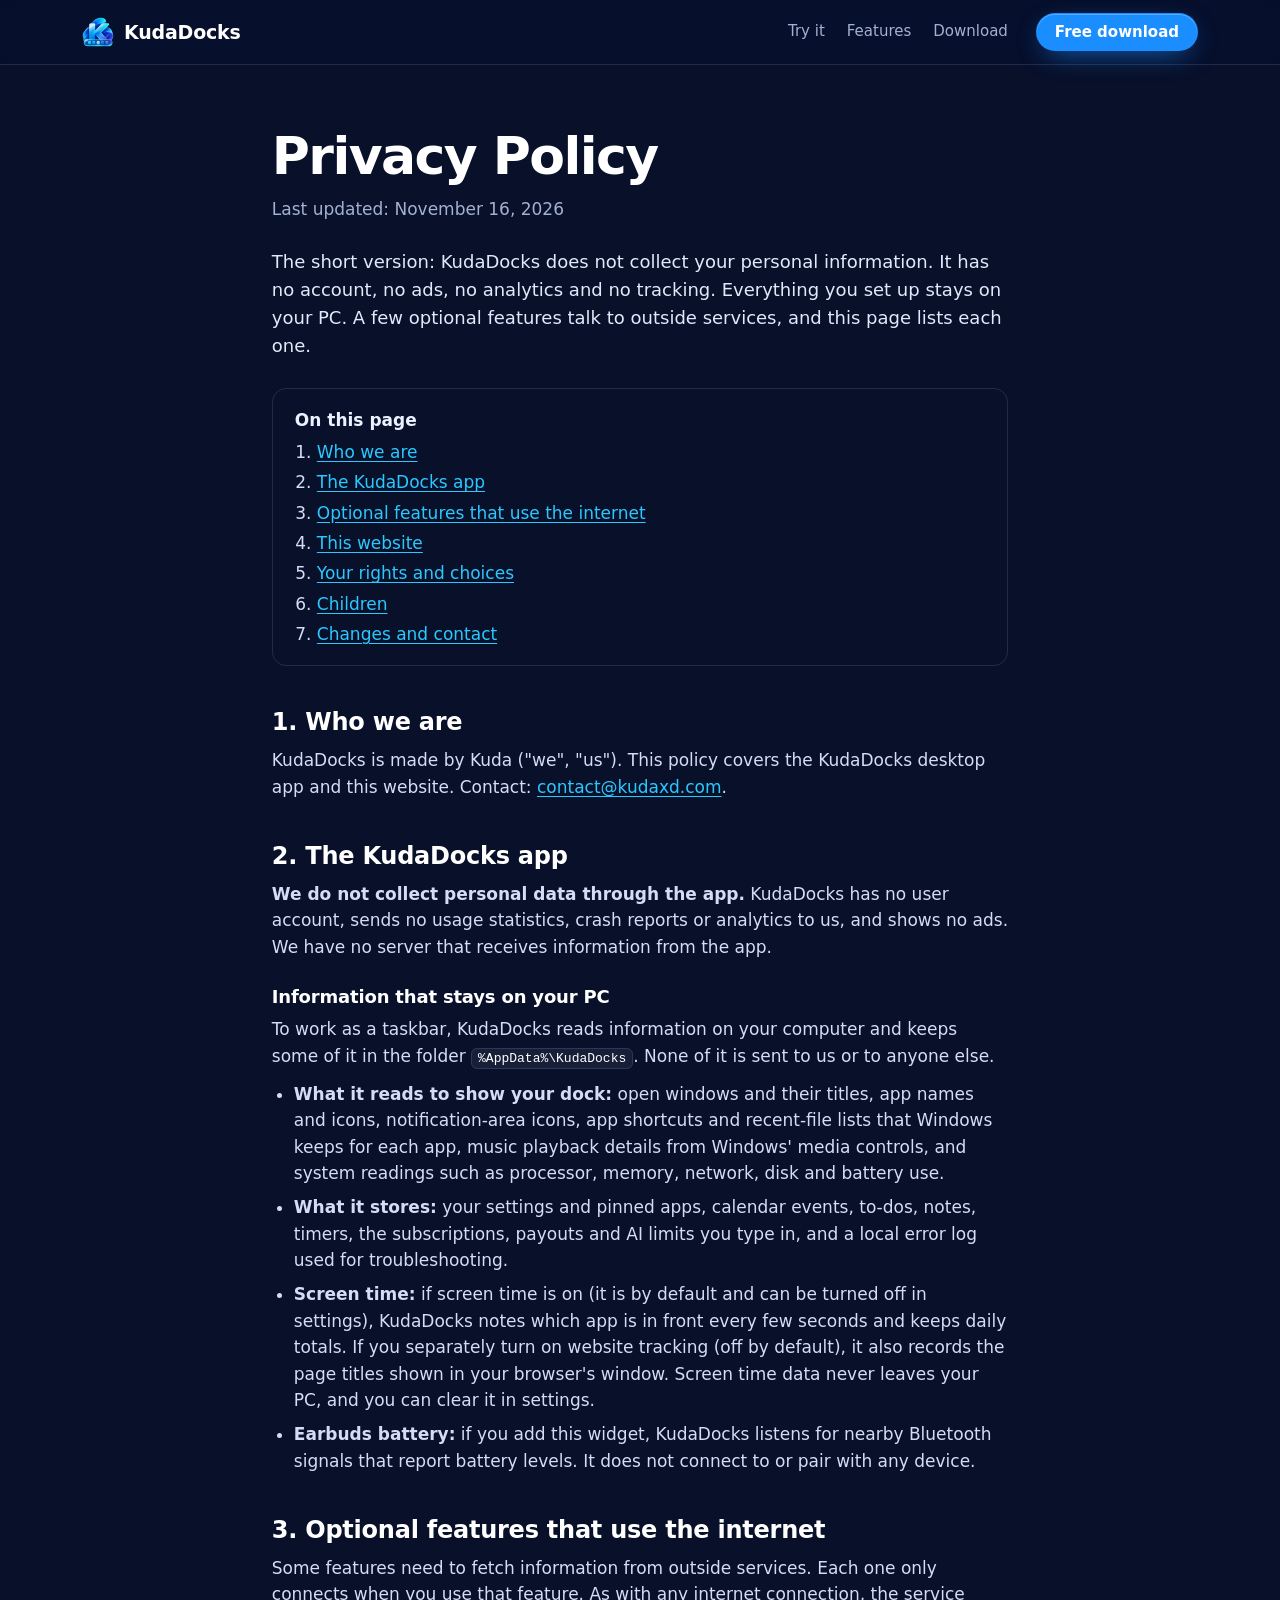
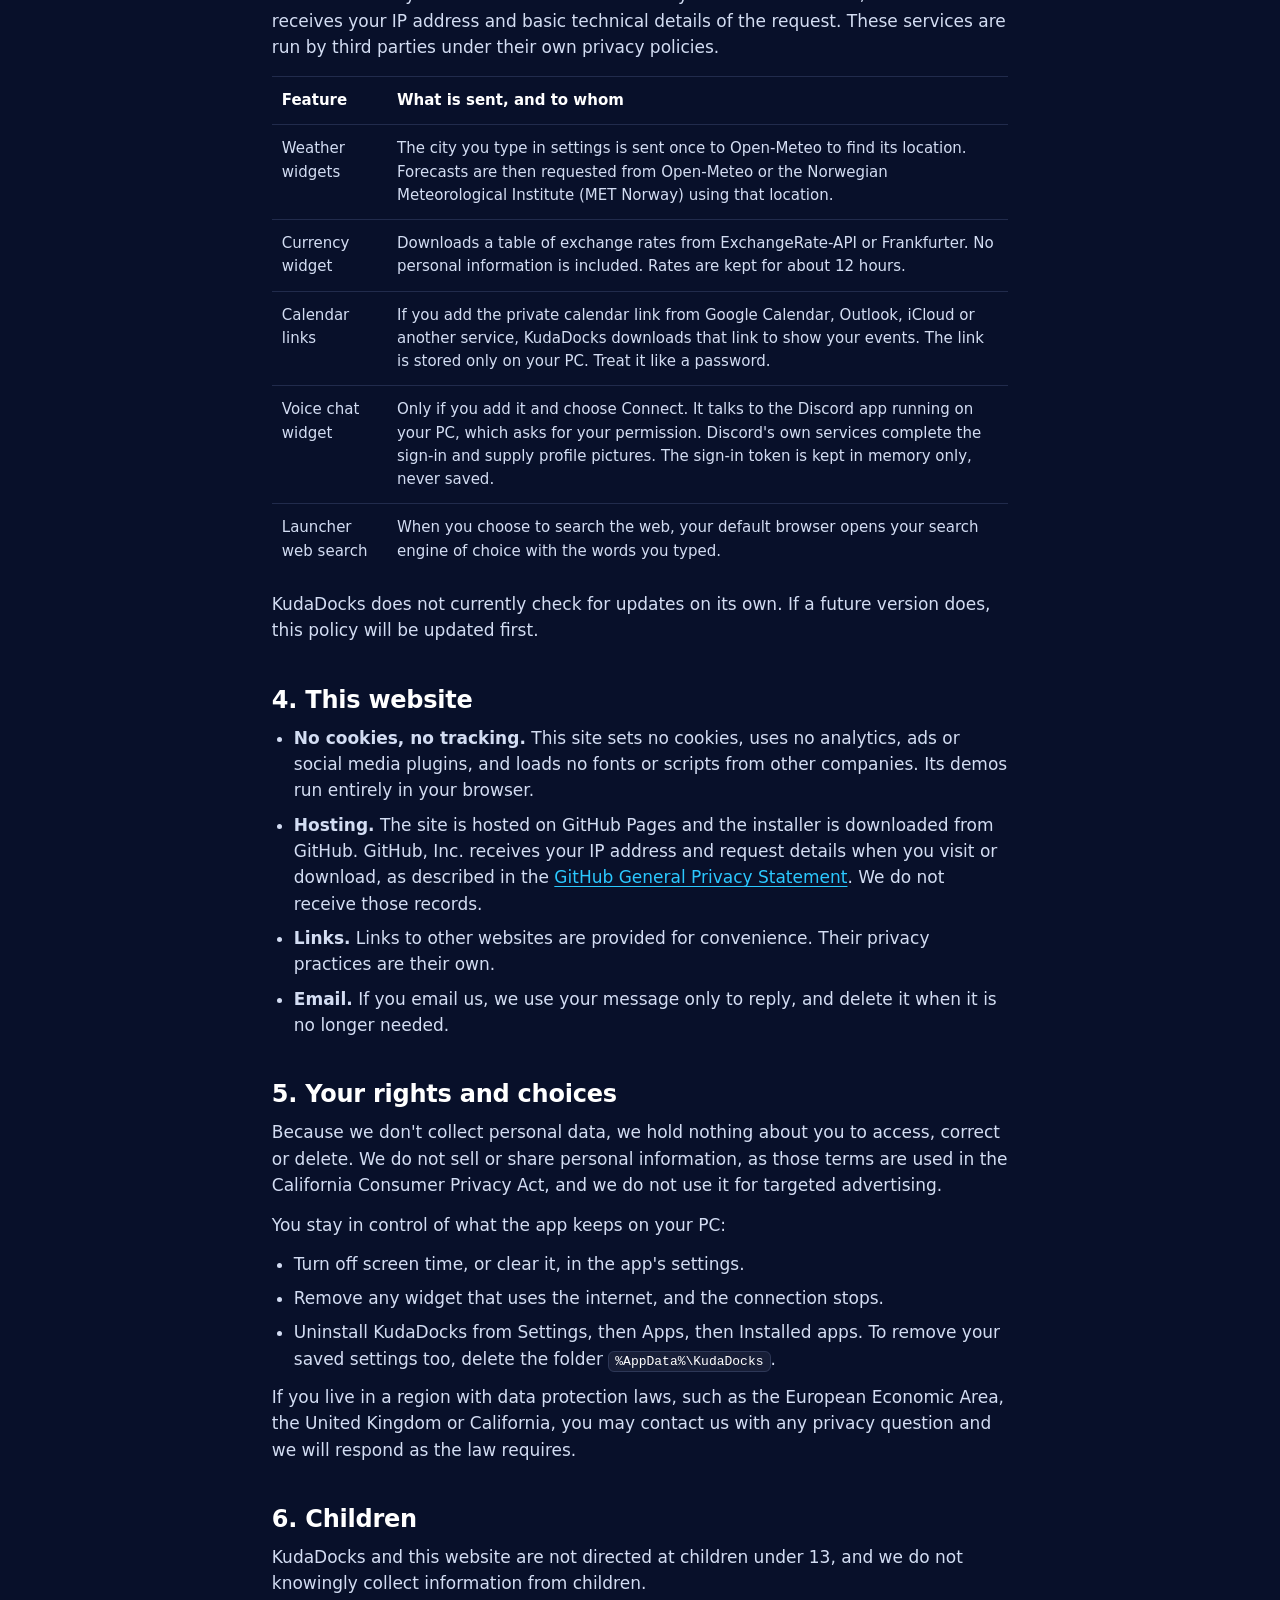
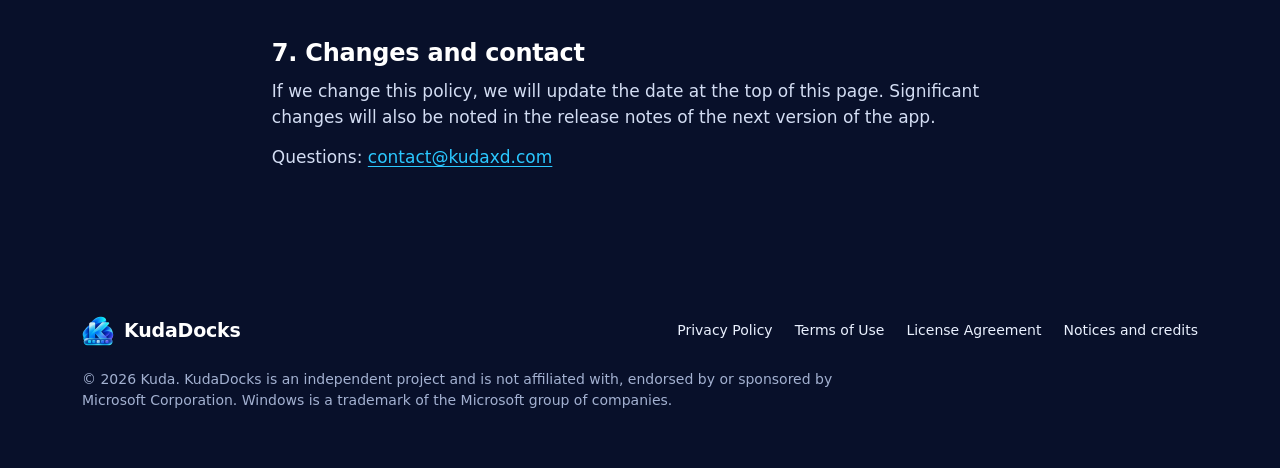
<file: privacy.html>
<!doctype html>
<html lang="en">
<head>
  <meta charset="utf-8">
  <meta name="viewport" content="width=device-width, initial-scale=1">
  <meta http-equiv="Content-Security-Policy" content="default-src 'self'; img-src 'self' data:; style-src 'self'; script-src 'self'; connect-src 'none'; object-src 'none'; base-uri 'self'; form-action 'none'">
  <meta name="referrer" content="strict-origin-when-cross-origin">
  <title>Privacy Policy | KudaDocks</title>
  <meta name="description" content="How KudaDocks and the KudaDocks website handle your information.">
  <meta name="theme-color" content="#08102a">
  <link rel="icon" href="favicon.ico" sizes="any">
  <link rel="icon" href="assets/logo.png" type="image/png">
  <link rel="stylesheet" href="css/site.css">
  <script src="js/config.js" defer></script>
  <script src="js/site.js" defer></script>
</head>
<body>
  <a class="skip" href="#main">Skip to content</a>
  <header class="nav">
    <div class="wrap">
      <a class="brand" href="index.html"><img src="assets/logo.png" alt="" width="32" height="32">KudaDocks</a>
      <nav class="nav-links" aria-label="Site"><a href="index.html#try">Try it</a><a href="index.html#features">Features</a><a href="index.html#download">Download</a></nav>
      <a class="btn btn-primary" data-kd-download href="index.html#download">Free download</a>
    </div>
  </header>

  <main id="main" class="doc">
    <h1>Privacy Policy</h1>
    <p class="updated">Last updated: <span data-kd="legalUpdated">November 16, 2026</span></p>
    <p class="lead">The short version: KudaDocks does not collect your personal information. It has no account, no ads, no analytics and no tracking. Everything you set up stays on your PC. A few optional features talk to outside services, and this page lists each one.</p>

    <nav class="toc" aria-label="On this page">
      <strong>On this page</strong>
      <ol>
        <li><a href="#who">Who we are</a></li>
        <li><a href="#app">The KudaDocks app</a></li>
        <li><a href="#services">Optional features that use the internet</a></li>
        <li><a href="#website">This website</a></li>
        <li><a href="#rights">Your rights and choices</a></li>
        <li><a href="#children">Children</a></li>
        <li><a href="#changes">Changes and contact</a></li>
      </ol>
    </nav>

    <h2 id="who">1. Who we are</h2>
    <p>KudaDocks is made by <span data-kd="owner">Kuda</span> ("we", "us"). This policy covers the KudaDocks desktop app and this website. Contact: <a data-kd-mail href="mailto:contact@kudaxd.com">contact@kudaxd.com</a>.</p>

    <h2 id="app">2. The KudaDocks app</h2>
    <p><strong>We do not collect personal data through the app.</strong> KudaDocks has no user account, sends no usage statistics, crash reports or analytics to us, and shows no ads. We have no server that receives information from the app.</p>
    <h3>Information that stays on your PC</h3>
    <p>To work as a taskbar, KudaDocks reads information on your computer and keeps some of it in the folder <code>%AppData%\KudaDocks</code>. None of it is sent to us or to anyone else.</p>
    <ul>
      <li><strong>What it reads to show your dock:</strong> open windows and their titles, app names and icons, notification-area icons, app shortcuts and recent-file lists that Windows keeps for each app, music playback details from Windows' media controls, and system readings such as processor, memory, network, disk and battery use.</li>
      <li><strong>What it stores:</strong> your settings and pinned apps, calendar events, to-dos, notes, timers, the subscriptions, payouts and AI limits you type in, and a local error log used for troubleshooting.</li>
      <li><strong>Screen time:</strong> if screen time is on (it is by default and can be turned off in settings), KudaDocks notes which app is in front every few seconds and keeps daily totals. If you separately turn on website tracking (off by default), it also records the page titles shown in your browser's window. Screen time data never leaves your PC, and you can clear it in settings.</li>
      <li><strong>Earbuds battery:</strong> if you add this widget, KudaDocks listens for nearby Bluetooth signals that report battery levels. It does not connect to or pair with any device.</li>
    </ul>

    <h2 id="services">3. Optional features that use the internet</h2>
    <p>Some features need to fetch information from outside services. Each one only connects when you use that feature. As with any internet connection, the service receives your IP address and basic technical details of the request. These services are run by third parties under their own privacy policies.</p>
    <table>
      <thead><tr><th>Feature</th><th>What is sent, and to whom</th></tr></thead>
      <tbody>
        <tr><td>Weather widgets</td><td>The city you type in settings is sent once to Open-Meteo to find its location. Forecasts are then requested from Open-Meteo or the Norwegian Meteorological Institute (MET Norway) using that location.</td></tr>
        <tr><td>Currency widget</td><td>Downloads a table of exchange rates from ExchangeRate-API or Frankfurter. No personal information is included. Rates are kept for about 12 hours.</td></tr>
        <tr><td>Calendar links</td><td>If you add the private calendar link from Google Calendar, Outlook, iCloud or another service, KudaDocks downloads that link to show your events. The link is stored only on your PC. Treat it like a password.</td></tr>
        <tr><td>Voice chat widget</td><td>Only if you add it and choose Connect. It talks to the Discord app running on your PC, which asks for your permission. Discord's own services complete the sign-in and supply profile pictures. The sign-in token is kept in memory only, never saved.</td></tr>
        <tr><td>Launcher web search</td><td>When you choose to search the web, your default browser opens your search engine of choice with the words you typed.</td></tr>
      </tbody>
    </table>
    <p>KudaDocks does not currently check for updates on its own. If a future version does, this policy will be updated first.</p>

    <h2 id="website">4. This website</h2>
    <ul>
      <li><strong>No cookies, no tracking.</strong> This site sets no cookies, uses no analytics, ads or social media plugins, and loads no fonts or scripts from other companies. Its demos run entirely in your browser.</li>
      <li><strong>Hosting.</strong> The site is hosted on GitHub Pages and the installer is downloaded from GitHub. GitHub, Inc. receives your IP address and request details when you visit or download, as described in the <a href="https://docs.github.com/en/site-policy/privacy-policies/github-general-privacy-statement" rel="noopener">GitHub General Privacy Statement</a>. We do not receive those records.</li>
      <li><strong>Links.</strong> Links to other websites are provided for convenience. Their privacy practices are their own.</li>
      <li><strong>Email.</strong> If you email us, we use your message only to reply, and delete it when it is no longer needed.</li>
    </ul>

    <h2 id="rights">5. Your rights and choices</h2>
    <p>Because we don't collect personal data, we hold nothing about you to access, correct or delete. We do not sell or share personal information, as those terms are used in the California Consumer Privacy Act, and we do not use it for targeted advertising.</p>
    <p>You stay in control of what the app keeps on your PC:</p>
    <ul>
      <li>Turn off screen time, or clear it, in the app's settings.</li>
      <li>Remove any widget that uses the internet, and the connection stops.</li>
      <li>Uninstall KudaDocks from Settings, then Apps, then Installed apps. To remove your saved settings too, delete the folder <code>%AppData%\KudaDocks</code>.</li>
    </ul>
    <p>If you live in a region with data protection laws, such as the European Economic Area, the United Kingdom or California, you may contact us with any privacy question and we will respond as the law requires.</p>

    <h2 id="children">6. Children</h2>
    <p>KudaDocks and this website are not directed at children under 13, and we do not knowingly collect information from children.</p>

    <h2 id="changes">7. Changes and contact</h2>
    <p>If we change this policy, we will update the date at the top of this page. Significant changes will also be noted in the release notes of the next version of the app.</p>
    <p>Questions: <a data-kd-mail href="mailto:contact@kudaxd.com">contact@kudaxd.com</a></p>
  </main>

  <footer class="foot">
    <div class="wrap">
      <div class="foot-top">
        <a class="brand" href="index.html"><img src="assets/logo.png" alt="" width="32" height="32">KudaDocks</a>
        <nav aria-label="Legal"><a href="privacy.html" aria-current="page">Privacy Policy</a><a href="terms.html">Terms of Use</a><a href="eula.html">License Agreement</a><a href="notices.html">Notices and credits</a></nav>
      </div>
      <p>© <span data-year>2026</span> <span data-kd="owner">Kuda</span>. KudaDocks is an independent project and is not affiliated with, endorsed by or sponsored by Microsoft Corporation. Windows is a trademark of the Microsoft group of companies.</p>
    </div>
  </footer>
</body>
</html>
</file>
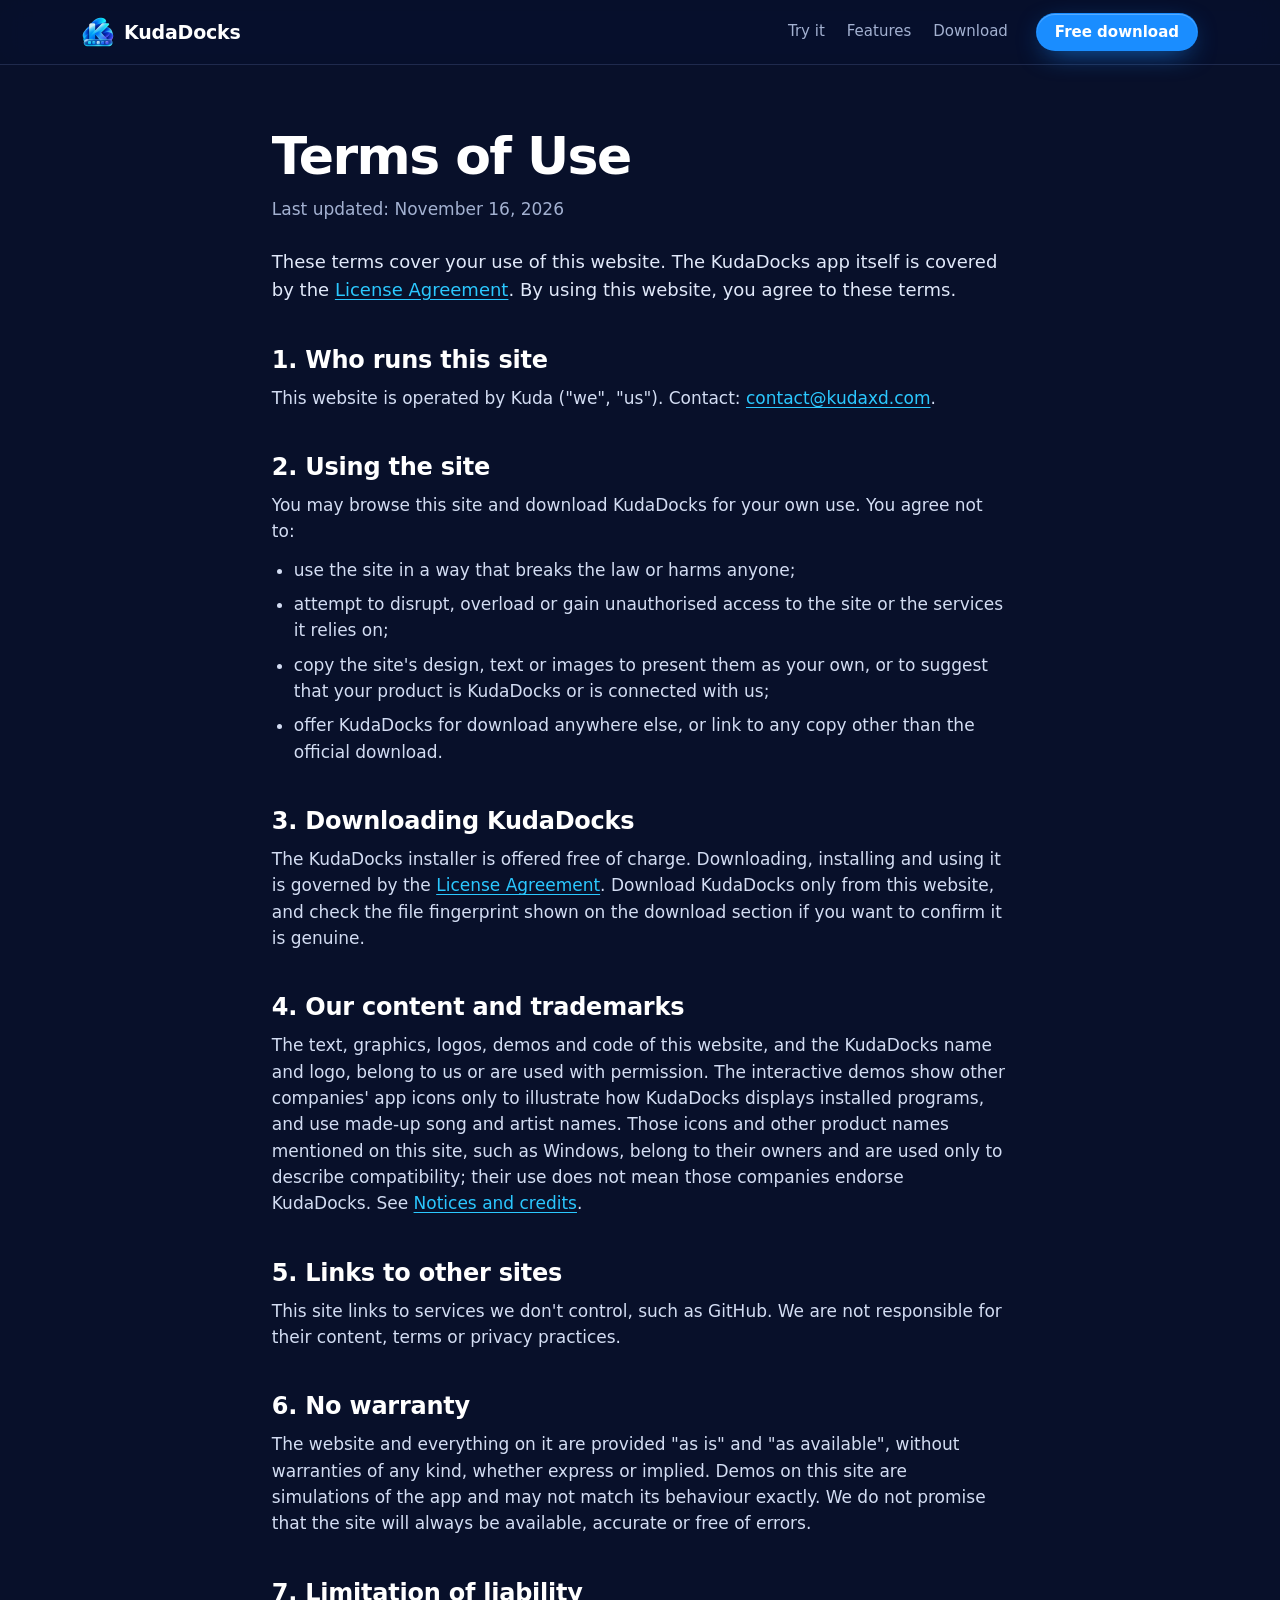
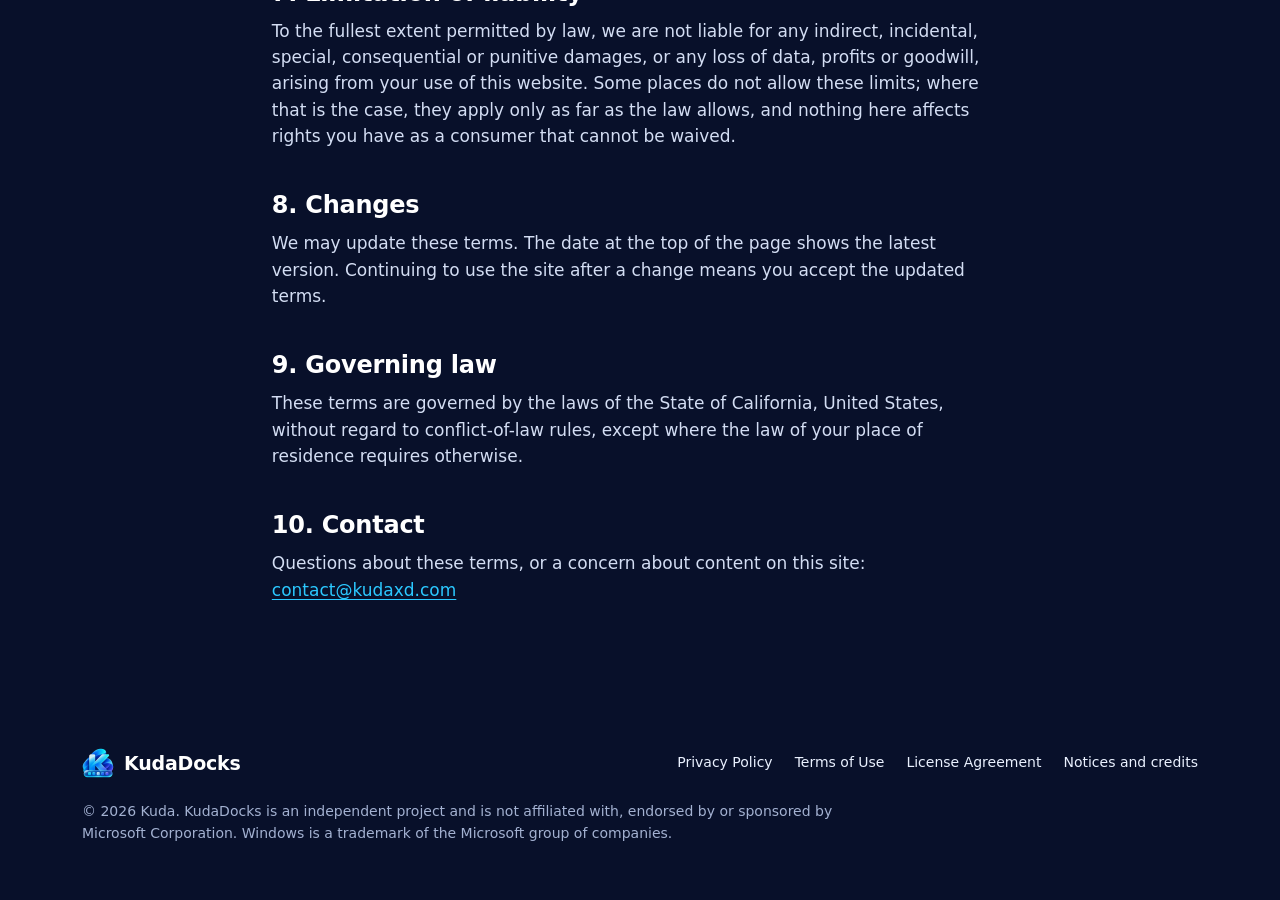
<file: terms.html>
<!doctype html>
<html lang="en">
<head>
  <meta charset="utf-8">
  <meta name="viewport" content="width=device-width, initial-scale=1">
  <meta http-equiv="Content-Security-Policy" content="default-src 'self'; img-src 'self' data:; style-src 'self'; script-src 'self'; connect-src 'none'; object-src 'none'; base-uri 'self'; form-action 'none'">
  <meta name="referrer" content="strict-origin-when-cross-origin">
  <title>Terms of Use | KudaDocks</title>
  <meta name="description" content="The terms for using the KudaDocks website.">
  <meta name="theme-color" content="#08102a">
  <link rel="icon" href="favicon.ico" sizes="any">
  <link rel="icon" href="assets/logo.png" type="image/png">
  <link rel="stylesheet" href="css/site.css">
  <script src="js/config.js" defer></script>
  <script src="js/site.js" defer></script>
</head>
<body>
  <a class="skip" href="#main">Skip to content</a>
  <header class="nav">
    <div class="wrap">
      <a class="brand" href="index.html"><img src="assets/logo.png" alt="" width="32" height="32">KudaDocks</a>
      <nav class="nav-links" aria-label="Site"><a href="index.html#try">Try it</a><a href="index.html#features">Features</a><a href="index.html#download">Download</a></nav>
      <a class="btn btn-primary" data-kd-download href="index.html#download">Free download</a>
    </div>
  </header>

  <main id="main" class="doc">
    <h1>Terms of Use</h1>
    <p class="updated">Last updated: <span data-kd="legalUpdated">November 16, 2026</span></p>
    <p class="lead">These terms cover your use of this website. The KudaDocks app itself is covered by the <a href="eula.html">License Agreement</a>. By using this website, you agree to these terms.</p>

    <h2>1. Who runs this site</h2>
    <p>This website is operated by <span data-kd="owner">Kuda</span> ("we", "us"). Contact: <a data-kd-mail href="mailto:contact@kudaxd.com">contact@kudaxd.com</a>.</p>

    <h2>2. Using the site</h2>
    <p>You may browse this site and download KudaDocks for your own use. You agree not to:</p>
    <ul>
      <li>use the site in a way that breaks the law or harms anyone;</li>
      <li>attempt to disrupt, overload or gain unauthorised access to the site or the services it relies on;</li>
      <li>copy the site's design, text or images to present them as your own, or to suggest that your product is KudaDocks or is connected with us;</li>
      <li>offer KudaDocks for download anywhere else, or link to any copy other than the official download.</li>
    </ul>

    <h2>3. Downloading KudaDocks</h2>
    <p>The KudaDocks installer is offered free of charge. Downloading, installing and using it is governed by the <a href="eula.html">License Agreement</a>. Download KudaDocks only from this website, and check the file fingerprint shown on the download section if you want to confirm it is genuine.</p>

    <h2>4. Our content and trademarks</h2>
    <p>The text, graphics, logos, demos and code of this website, and the KudaDocks name and logo, belong to us or are used with permission. The interactive demos show other companies' app icons only to illustrate how KudaDocks displays installed programs, and use made-up song and artist names. Those icons and other product names mentioned on this site, such as Windows, belong to their owners and are used only to describe compatibility; their use does not mean those companies endorse KudaDocks. See <a href="notices.html">Notices and credits</a>.</p>

    <h2>5. Links to other sites</h2>
    <p>This site links to services we don't control, such as GitHub. We are not responsible for their content, terms or privacy practices.</p>

    <h2>6. No warranty</h2>
    <p>The website and everything on it are provided "as is" and "as available", without warranties of any kind, whether express or implied. Demos on this site are simulations of the app and may not match its behaviour exactly. We do not promise that the site will always be available, accurate or free of errors.</p>

    <h2>7. Limitation of liability</h2>
    <p>To the fullest extent permitted by law, we are not liable for any indirect, incidental, special, consequential or punitive damages, or any loss of data, profits or goodwill, arising from your use of this website. Some places do not allow these limits; where that is the case, they apply only as far as the law allows, and nothing here affects rights you have as a consumer that cannot be waived.</p>

    <h2>8. Changes</h2>
    <p>We may update these terms. The date at the top of the page shows the latest version. Continuing to use the site after a change means you accept the updated terms.</p>

    <h2>9. Governing law</h2>
    <p>These terms are governed by the laws of <span data-kd="jurisdiction">the State of California, United States</span>, without regard to conflict-of-law rules, except where the law of your place of residence requires otherwise.</p>

    <h2>10. Contact</h2>
    <p>Questions about these terms, or a concern about content on this site: <a data-kd-mail href="mailto:contact@kudaxd.com">contact@kudaxd.com</a></p>
  </main>

  <footer class="foot">
    <div class="wrap">
      <div class="foot-top">
        <a class="brand" href="index.html"><img src="assets/logo.png" alt="" width="32" height="32">KudaDocks</a>
        <nav aria-label="Legal"><a href="privacy.html">Privacy Policy</a><a href="terms.html" aria-current="page">Terms of Use</a><a href="eula.html">License Agreement</a><a href="notices.html">Notices and credits</a></nav>
      </div>
      <p>© <span data-year>2026</span> <span data-kd="owner">Kuda</span>. KudaDocks is an independent project and is not affiliated with, endorsed by or sponsored by Microsoft Corporation. Windows is a trademark of the Microsoft group of companies.</p>
    </div>
  </footer>
</body>
</html>
</file>
<file: css/site.css>
/*
  KudaDocks website.
  Colour comes from the KudaDocks logo and app: deep navy, brand blue, cyan, and the logo's violet.
  Type is Segoe UI Variable, Windows 11's own typeface (other systems fall back to their system UI font),
  so the site needs no web fonts and makes no requests to font services.
*/

:root {
  --night: #08102a;
  --deep: #0e1838;
  --deeper: #060c20;
  --sky: #1a8dff;
  --sky-hi: #45a6ff;
  --ice: #2bc8ff;
  --iris: #7b5cff;
  --frost: #eaf1ff;
  --mist: #a3b1d1;
  --line: rgba(160, 185, 255, 0.16);
  --line-strong: rgba(160, 185, 255, 0.3);

  --font: "Segoe UI Variable Text", "Segoe UI", system-ui, -apple-system, "Helvetica Neue", Arial, sans-serif;
  --font-display: "Segoe UI Variable Display", "Segoe UI", system-ui, -apple-system, "Helvetica Neue", Arial, sans-serif;

  --wrap: 1180px;
  --gutter: clamp(16px, 4vw, 32px);
}

*, *::before, *::after { box-sizing: border-box; }

html { scroll-behavior: smooth; scroll-padding-top: 76px; }
@media (prefers-reduced-motion: reduce) { html { scroll-behavior: auto; } }

body {
  margin: 0;
  background: var(--night);
  color: var(--frost);
  font: 17px/1.55 var(--font);
  -webkit-font-smoothing: antialiased;
  text-rendering: optimizeLegibility;
}

img { max-width: 100%; display: block; }
a { color: var(--ice); text-underline-offset: 3px; }
a:hover { color: #7fdcff; }
:focus-visible { outline: 2px solid var(--ice); outline-offset: 3px; border-radius: 6px; }

h1, h2, h3 { font-family: var(--font-display); color: #fff; margin: 0; }
h2 { font-size: clamp(2.25rem, 4.6vw, 3.5rem); line-height: 1.04; font-weight: 650; letter-spacing: -0.025em; }
h3 { font-size: 1.3125rem; line-height: 1.25; font-weight: 600; letter-spacing: -0.01em; }
p { margin: 0; }

.wrap { max-width: var(--wrap); margin: 0 auto; padding: 0 var(--gutter); }
.sr-only { position: absolute !important; width: 1px; height: 1px; padding: 0; margin: -1px; overflow: hidden; clip: rect(0 0 0 0); white-space: nowrap; border: 0; }
.skip { position: absolute; left: 12px; top: -60px; z-index: 100; background: var(--sky); color: #fff; padding: 10px 14px; border-radius: 8px; text-decoration: none; }
.skip:focus { top: 12px; }

/* ------------------------------------------------------------ buttons */
.btn {
  display: inline-flex; align-items: center; justify-content: center; gap: 10px;
  min-height: 48px; padding: 0 24px; border-radius: 999px;
  font: 600 1rem/1 var(--font); text-decoration: none; cursor: pointer;
  border: 1px solid transparent; transition: background-color .15s ease, border-color .15s ease, transform .15s ease;
}
.btn-primary { background: var(--sky); color: #fff; box-shadow: 0 8px 28px -10px rgba(26, 141, 255, .9), inset 0 1px 0 rgba(255, 255, 255, .25); }
.btn-primary:hover { background: var(--sky-hi); color: #fff; }
.btn-primary:active { transform: translateY(1px); }
.btn-quiet { background: rgba(255, 255, 255, .06); color: var(--frost); border-color: var(--line-strong); }
.btn-quiet:hover { background: rgba(255, 255, 255, .11); color: #fff; }
.btn-big { min-height: 60px; padding: 0 34px; font-size: 1.125rem; }
.btn .g { width: 20px; height: 20px; }

/* ------------------------------------------------------------ setup note for the site owner */
.setup-note {
  position: relative; z-index: 60;
  background: #ffd60a; color: #2b2300; font-size: .9375rem; font-weight: 600;
  padding: 10px var(--gutter); text-align: center;
}

/* ------------------------------------------------------------ navigation */
.nav {
  position: sticky; top: 0; z-index: 50;
  background: rgba(8, 16, 42, .72);
  backdrop-filter: blur(16px) saturate(140%);
  -webkit-backdrop-filter: blur(16px) saturate(140%);
  border-bottom: 1px solid var(--line);
}
.nav .wrap { display: flex; align-items: center; gap: 28px; height: 64px; }
.brand { display: inline-flex; align-items: center; gap: 10px; color: #fff; text-decoration: none; font: 650 1.1875rem/1 var(--font-display); letter-spacing: -0.01em; }
.brand img { width: 32px; height: 32px; }
.brand:hover { color: #fff; }
.nav-links { display: flex; gap: 22px; margin-left: auto; }
.nav-links a { color: var(--mist); text-decoration: none; font-size: .9375rem; }
.nav-links a:hover { color: #fff; }
.nav .btn { min-height: 38px; padding: 0 18px; font-size: .9375rem; }
@media (max-width: 760px) { .nav-links { display: none; } .nav .btn { margin-left: auto; } }

/* ------------------------------------------------------------ wallpaper (the demo desktops) */
.wall {
  position: relative;
  overflow: hidden;
  background-color: #0a1435;
  background-image:
    radial-gradient(120% 90% at 50% 125%, rgba(26, 141, 255, .62), transparent 56%),
    radial-gradient(60% 70% at 8% 75%, rgba(43, 200, 255, .42), transparent 62%),
    radial-gradient(55% 60% at 92% 22%, rgba(123, 92, 255, .42), transparent 62%),
    linear-gradient(165deg, #0f2260 0%, #08102a 55%, #120c3c 100%);
}
/* Two soft ribbons of light, after the swirl in the logo. */
.wall::before, .wall::after {
  content: ""; position: absolute; pointer-events: none; border-radius: 50%;
}
.wall::before {
  width: 150%; height: 120%; left: -35%; top: 38%;
  border: clamp(18px, 3vw, 46px) solid transparent;
  border-top-color: rgba(60, 205, 255, .36);
  border-left-color: rgba(26, 141, 255, .22);
  transform: rotate(-12deg);
  filter: blur(14px);
}
.wall::after {
  width: 110%; height: 130%; right: -42%; top: -58%;
  border: clamp(14px, 2.4vw, 36px) solid transparent;
  border-bottom-color: rgba(140, 110, 255, .34);
  border-left-color: rgba(60, 205, 255, .18);
  transform: rotate(16deg);
  filter: blur(16px);
}
.wall > * { position: relative; z-index: 1; }

/* ------------------------------------------------------------ hero */
.hero {
  min-height: min(92vh, 900px);
  display: flex; flex-direction: column; align-items: center;
  padding: clamp(72px, 12vh, 140px) var(--gutter) 150px;
  text-align: center;
  border-bottom: 1px solid var(--line);
}
.hero h1 {
  font-size: clamp(3.25rem, 9.6vw, 8rem);
  line-height: .94;
  font-weight: 700;
  letter-spacing: -0.045em;
  max-width: 11ch;
  text-wrap: balance;
}
.hero .lede { margin-top: 26px; max-width: 58ch; font-size: clamp(1.0625rem, 1.6vw, 1.25rem); color: #d3def7; text-wrap: pretty; }
.hero .ctas { margin-top: 34px; display: flex; flex-wrap: wrap; gap: 12px; justify-content: center; }
.hero .fine { margin-top: 16px; font-size: .875rem; color: var(--mist); }
.hero .fine a { color: var(--mist); }
.hero .hint { position: absolute; bottom: 98px; left: 0; right: 0; font-size: .875rem; color: rgba(234, 241, 255, .72); }
.hero > .dock { position: absolute; bottom: 20px; left: 50%; transform: translateX(-50%) scale(var(--fit, 1)); transform-origin: 50% 100%; }
@media (max-width: 760px) {
  .hero { padding-bottom: 130px; }
  .hero .hint { display: none; }
}

/* ------------------------------------------------------------ sections */
.sec { padding: clamp(80px, 11vw, 136px) 0; border-bottom: 1px solid var(--line); }
.sec-head { max-width: 640px; margin-bottom: 40px; }
.sec-head p { margin-top: 18px; color: #c7d3ee; font-size: 1.125rem; }
.sec-head .keys { margin-top: 14px; font-size: .9375rem; color: var(--mist); }
kbd { font: 600 .8125rem/1 var(--font); padding: 3px 7px; border-radius: 6px; border: 1px solid var(--line-strong); background: rgba(255, 255, 255, .06); color: #fff; }

/* A demo desktop: wallpaper, a window, and a dock. */
.screen {
  container-type: inline-size;   /* lets a narrow demo desktop drop its optional icons, below */
  aspect-ratio: 16 / 7;
  min-height: 320px;
  border-radius: 20px;
  border: 1px solid var(--line-strong);
  box-shadow: 0 40px 80px -40px rgba(0, 0, 0, .7);
}
/* --fit (set by dock.js) shrinks a dock that can't fit its demo screen even with its optional items hidden. */
.screen > .dock { position: absolute; bottom: 16px; left: 50%; transform: translate(-50%, var(--tuck, 0px)) scale(var(--fit, 1)); transform-origin: 50% 100%; transition: transform .35s cubic-bezier(.2, .8, .2, 1); }
.screen > .dock[data-layout="full"] { left: 0; right: auto; bottom: 0; width: calc(100% / var(--fit, 1)); transform: translateY(var(--tuck, 0px)) scale(var(--fit, 1)); transform-origin: 0 100%; }
.screen > .dock[data-pos="top"] { bottom: auto; top: 16px; transform-origin: 50% 0; }
.screen > .dock[data-layout="full"][data-pos="top"] { top: 0; transform-origin: 0 0; }
.screen > .dock.tucked { --tuck: calc(100% + 30px); }
.screen > .dock[data-pos="top"].tucked { --tuck: calc(-100% - 30px); }
.demo-bar { display: flex; flex-wrap: wrap; align-items: center; gap: 12px 20px; margin-top: 18px; color: var(--mist); font-size: .9375rem; }
.demo-bar .btn { min-height: 38px; padding: 0 16px; font-size: .9375rem; }
.demo-note { margin-top: 22px; color: var(--mist); font-size: .9375rem; }
.privacy-line { margin-top: 48px; color: var(--mist); }
.privacy-line strong { color: #fff; font-weight: 600; }
@media (max-width: 760px) {
  .screen { aspect-ratio: 4 / 3; min-height: 260px; }
}

/* A window on the demo desktop, so the glass has something to blur. */
.win {
  position: absolute; left: 9%; top: 12%; width: 54%; height: 70%;
  border-radius: 12px; overflow: hidden;
  background: rgba(244, 247, 255, .94);
  box-shadow: 0 30px 60px -20px rgba(0, 0, 0, .6);
}
.win-bar { height: 34px; display: flex; align-items: center; justify-content: space-between; padding: 0 14px; background: #fff; border-bottom: 1px solid #e3e8f4; }
.win-bar b { width: 34%; height: 9px; border-radius: 5px; background: #d9e1f2; }
.win-bar span { display: flex; gap: 16px; }
.win-bar span i { width: 10px; height: 2px; background: #8a93a8; border-radius: 1px; }
.win-body { display: grid; grid-template-columns: 1fr 1fr 1fr; gap: 12px; padding: 18px; height: calc(100% - 34px); }
.win-body i { border-radius: 10px; background: linear-gradient(150deg, #ffcf5a, #ff6b8b); }
.win-body i:nth-child(2) { background: linear-gradient(150deg, #5fd0ff, #6a4dff); }
.win-body i:nth-child(3) { background: linear-gradient(150deg, #7dffb0, #1aa0ff); }
.win-body i:nth-child(n + 4) { background: #e2e8f6; }
.win.alt { left: auto; right: 7%; top: 22%; width: 36%; height: 52%; background: rgba(28, 33, 52, .95); }
.win.alt .win-bar { background: #20263b; border-color: #2c3450; }
.win.alt .win-bar b { background: #3a4466; }
.win.alt .win-bar span i { background: #8f9bbd; }
.win.alt .win-body { grid-template-columns: 1fr; }
.win.alt .win-body i { background: #2b3352; }
.win.alt .win-body i:first-child { background: linear-gradient(90deg, #1a8dff, #2bc8ff); }
@media (max-width: 760px) { .win { width: 70%; } .win.alt { display: none; } }

/* ------------------------------------------------------------ widget gallery */
.gallery { margin-top: 34px; display: grid; gap: 28px; }
.shelf h3 { font-size: 1rem; font-weight: 600; color: var(--mist); margin-bottom: 12px; }
.shelf-row { display: grid; grid-template-columns: repeat(auto-fill, minmax(min(100%, 300px), 1fr)); gap: 10px; }
.tile {
  display: grid; grid-template-columns: auto 1fr; grid-template-rows: auto auto; column-gap: 14px; align-items: center;
  padding: 10px 16px 10px 10px; text-align: left; cursor: pointer;
  border-radius: 16px; border: 1px solid var(--line); background: rgba(255, 255, 255, .03); color: var(--frost);
  font: inherit; transition: border-color .15s ease, background-color .15s ease;
}
.tile:hover { background: rgba(255, 255, 255, .06); border-color: var(--line-strong); }
.tile[aria-pressed="true"] { border-color: var(--sky); background: rgba(26, 141, 255, .1); }
.tile-prev {
  grid-row: 1 / span 2;
  display: flex; align-items: center; justify-content: center;
  min-width: 132px; height: 56px; padding: 0 12px; border-radius: 14px;
  background: linear-gradient(180deg, rgba(255, 255, 255, .12), rgba(255, 255, 255, .05));
  border: 1px solid rgba(255, 255, 255, .14);
  --fg: #fff; --fg-dim: rgba(255, 255, 255, .7); --accent: var(--sky); color: #fff;
  font-size: 12.5px; line-height: 1.25; white-space: nowrap;
}
.tile-name { font-weight: 600; font-size: .9375rem; color: #fff; }
.tile-state { font-size: .8125rem; color: var(--mist); }
.tile[aria-pressed="true"] .tile-state { color: var(--ice); }

/* ------------------------------------------------------------ customize */
.look { display: grid; grid-template-columns: minmax(260px, 340px) 1fr; gap: 32px; align-items: start; }
.look .screen { aspect-ratio: auto; height: 100%; min-height: 470px; }
@media (max-width: 960px) { .look { grid-template-columns: 1fr; } .look .screen { min-height: 360px; } }
.controls { display: grid; gap: 22px; }
.controls fieldset { border: 0; margin: 0; padding: 0; min-width: 0; }
.controls legend, .controls .label { font-size: .875rem; font-weight: 600; color: var(--mist); margin-bottom: 9px; padding: 0; display: flex; justify-content: space-between; width: 100%; }
.controls output { color: #fff; font-weight: 600; }
.seg { display: flex; flex-wrap: wrap; gap: 6px; }
.seg input { position: absolute; opacity: 0; width: 1px; height: 1px; }
.seg label {
  padding: 8px 13px; border-radius: 999px; cursor: pointer; font-size: .875rem;
  border: 1px solid var(--line-strong); color: var(--frost); background: rgba(255, 255, 255, .03);
}
.seg label:hover { background: rgba(255, 255, 255, .08); }
.seg input:checked + label { background: var(--sky); border-color: var(--sky); color: #fff; }
.seg input:focus-visible + label { outline: 2px solid var(--ice); outline-offset: 2px; }
.swatches { display: flex; gap: 10px; }
.swatches input { position: absolute; opacity: 0; width: 1px; height: 1px; }
.swatches label { width: 30px; height: 30px; border-radius: 50%; cursor: pointer; border: 2px solid transparent; box-shadow: inset 0 0 0 2px rgba(255, 255, 255, .18); }
.swatches input:checked + label { border-color: #fff; }
.swatches input:focus-visible + label { outline: 2px solid var(--ice); outline-offset: 2px; }
.sw-blue { background: #1a8dff; } .sw-cyan { background: #2bc8ff; } .sw-violet { background: #7b5cff; }
.sw-rose { background: #ff375f; } .sw-orange { background: #ff9f0a; } .sw-green { background: #30d158; }
.controls input[type="range"] { width: 100%; accent-color: var(--sky); }
.switch { display: flex; align-items: center; justify-content: space-between; gap: 12px; font-size: .9375rem; cursor: pointer; }
.switch input { appearance: none; -webkit-appearance: none; width: 44px; height: 26px; border-radius: 13px; background: rgba(255, 255, 255, .16); position: relative; cursor: pointer; transition: background-color .15s ease; margin: 0; flex: none; }
.switch input::after { content: ""; position: absolute; top: 3px; left: 3px; width: 20px; height: 20px; border-radius: 50%; background: #fff; transition: transform .18s ease; }
.switch input:checked { background: var(--sky); }
.switch input:checked::after { transform: translateX(18px); }
.controls .note { font-size: .8125rem; color: var(--mist); margin-top: 6px; }

/* ------------------------------------------------------------ feature list */
.features { display: grid; grid-template-columns: repeat(2, minmax(0, 1fr)); gap: 44px 64px; }
@media (max-width: 860px) { .features { grid-template-columns: 1fr; } }
.features h3 { margin-bottom: 14px; }
.features ul { list-style: none; margin: 0; padding: 0; display: grid; gap: 10px; }
.features li { position: relative; padding-left: 22px; color: #cbd6ef; }
.features li::before { content: ""; position: absolute; left: 2px; top: .62em; width: 7px; height: 7px; border-radius: 50%; background: var(--sky); box-shadow: 0 0 0 3px rgba(26, 141, 255, .18); }
.features strong { color: #fff; font-weight: 600; }

/* ------------------------------------------------------------ download */
.dl { text-align: center; }
.dl-logo { width: 120px; height: 120px; margin: 0 auto 26px; filter: drop-shadow(0 18px 40px rgba(26, 141, 255, .55)); }
.dl h2 { margin-bottom: 16px; }
.dl .lede { max-width: 56ch; margin: 0 auto; color: #c7d3ee; font-size: 1.125rem; }
.dl .ctas { margin-top: 32px; display: flex; justify-content: center; }
.dl .agree { margin-top: 14px; font-size: .875rem; color: var(--mist); }
.specs { display: flex; justify-content: center; flex-wrap: wrap; gap: 0; margin: 40px auto 0; padding: 0; max-width: 860px; border: 1px solid var(--line); border-radius: 16px; }
.specs div { flex: 1 1 160px; padding: 16px 18px; border-left: 1px solid var(--line); }
.specs div:first-child { border-left: 0; }
.specs dt { font-size: .8125rem; color: var(--mist); }
.specs dd { margin: 4px 0 0; font-weight: 600; color: #fff; }
@media (max-width: 560px) { .specs div { border-left: 0; border-top: 1px solid var(--line); } .specs div:first-child { border-top: 0; } }
.smartscreen { max-width: 620px; margin: 34px auto 0; text-align: left; padding: 18px 20px; border-radius: 14px; background: rgba(255, 214, 10, .07); border: 1px solid rgba(255, 214, 10, .28); color: #e8e2c4; font-size: .9375rem; }
.smartscreen strong { color: #fff; }
.verify { max-width: 620px; margin: 14px auto 0; text-align: left; font-size: .9375rem; color: var(--mist); }
.verify summary { cursor: pointer; color: var(--frost); }
.verify code, .doc code { font-family: "Cascadia Mono", Consolas, monospace; font-size: .8125rem; background: rgba(255, 255, 255, .06); border: 1px solid var(--line); border-radius: 6px; padding: 2px 6px; word-break: break-all; color: #fff; }
.verify p { margin-top: 10px; }

/* ------------------------------------------------------------ FAQ */
.faq { display: grid; grid-template-columns: repeat(2, minmax(0, 1fr)); gap: 0 48px; }
@media (max-width: 860px) { .faq { grid-template-columns: 1fr; } }
.faq details { border-top: 1px solid var(--line); padding: 18px 0; }
.faq summary { cursor: pointer; font-weight: 600; color: #fff; font-size: 1.0625rem; list-style: none; display: flex; justify-content: space-between; gap: 16px; }
.faq summary::-webkit-details-marker { display: none; }
.faq summary::after { content: "+"; color: var(--sky); font-weight: 400; font-size: 1.4rem; line-height: 1; }
.faq details[open] summary::after { content: "\2212"; }
.faq details p { margin-top: 10px; color: #c7d3ee; }

/* ------------------------------------------------------------ footer */
.foot { padding: 48px 0 56px; color: var(--mist); font-size: .875rem; }
.foot .wrap { display: grid; gap: 22px; }
.foot-top { display: flex; flex-wrap: wrap; align-items: center; justify-content: space-between; gap: 18px; }
.foot nav { display: flex; flex-wrap: wrap; gap: 8px 22px; }
.foot nav a { color: var(--frost); text-decoration: none; }
.foot nav a:hover { color: #fff; text-decoration: underline; }
.foot p { max-width: 90ch; }

/* ------------------------------------------------------------ legal pages */
.doc { max-width: 74ch; margin: 0 auto; padding: 64px var(--gutter) 96px; }
.doc h1 { font-size: clamp(2.25rem, 5vw, 3.25rem); letter-spacing: -0.03em; line-height: 1.05; }
.doc .updated { margin-top: 12px; color: var(--mist); }
.doc h2 { font-size: 1.5rem; letter-spacing: -0.01em; margin: 44px 0 12px; }
.doc h3 { font-size: 1.125rem; margin: 26px 0 8px; }
.doc p, .doc li { color: #d3ddf3; }
.doc p + p { margin-top: 14px; }
.doc ul, .doc ol { padding-left: 22px; display: grid; gap: 8px; margin: 12px 0; }
.doc .caps { text-transform: none; font-weight: 600; color: #fff; }
.doc .lead { margin-top: 26px; font-size: 1.125rem; color: #e1e9fa; }
.doc table { width: 100%; border-collapse: collapse; margin: 16px 0; font-size: .9375rem; }
.doc th, .doc td { text-align: left; vertical-align: top; padding: 12px 10px; border-top: 1px solid var(--line); }
.doc th { color: #fff; font-weight: 600; }
.doc td { color: #d3ddf3; }
.doc .toc { margin-top: 28px; padding: 18px 22px; border: 1px solid var(--line); border-radius: 14px; }
.doc .toc ol { margin: 6px 0 0; gap: 4px; }
@media (max-width: 640px) { .doc table, .doc thead, .doc tbody, .doc tr, .doc th, .doc td { display: block; } .doc thead { display: none; } .doc td { border-top: 0; padding: 4px 0; } .doc tr { border-top: 1px solid var(--line); padding: 10px 0; } }

/* ============================================================ THE DOCK */
.dock {
  --size: var(--size-base, 46px);
  --s: 1;
  --gap: 8px;
  --pad: 10px;
  --accent: var(--sky);
  --bar-alpha: 1;
  --fg: #fff;
  --fg-dim: rgba(255, 255, 255, .72);
  position: relative;
  display: inline-flex;
  height: calc(var(--size) + var(--pad) * 2);
  padding: 0 calc(var(--pad) - 2px);
  color: var(--fg);
  font: 12.5px/1.25 var(--font);
  text-align: left;
  touch-action: pan-y;
  user-select: none;
  -webkit-user-select: none;
  white-space: nowrap;
}
.dock[data-layout="full"] { display: flex; width: 100%; }

.dock-bar {
  position: absolute; inset: 0; border-radius: 999px;
  opacity: var(--bar-alpha);
  transition: background-color .25s ease, opacity .2s ease;
}
.dock[data-layout="full"] .dock-bar { border-radius: 0; }
.dock-bar::after { content: ""; position: absolute; inset: 1px 6% auto; height: 45%; border-radius: inherit; pointer-events: none; }

/* themes */
.dock[data-theme="liquid"] .dock-bar {
  background: linear-gradient(180deg, rgba(255, 255, 255, .24), rgba(255, 255, 255, .06) 48%, rgba(255, 255, 255, .12));
  -webkit-backdrop-filter: blur(9px) saturate(175%);
  backdrop-filter: blur(9px) saturate(175%);
  border: 1px solid rgba(255, 255, 255, .45);
  box-shadow: inset 0 1.5px 0 rgba(255, 255, 255, .6), inset 0 -2px 3px rgba(0, 10, 40, .22), 0 14px 34px -14px rgba(0, 8, 40, .75);
}
.dock[data-theme="liquid"] .dock-bar::after { background: linear-gradient(180deg, rgba(255, 255, 255, .22), transparent); }
.dock[data-theme="ios"] .dock-bar {
  background: rgba(255, 255, 255, .17);
  -webkit-backdrop-filter: blur(26px) saturate(150%);
  backdrop-filter: blur(26px) saturate(150%);
  border: 1px solid rgba(255, 255, 255, .3);
  box-shadow: 0 12px 30px -14px rgba(0, 8, 40, .7);
}
.dock[data-theme="black"] .dock-bar { background: rgba(13, 13, 16, .94); border: 1px solid rgba(255, 255, 255, .12); box-shadow: 0 12px 30px -14px rgba(0, 0, 0, .8); }
.dock[data-theme="white"] { --fg: #16161a; --fg-dim: rgba(22, 22, 26, .62); }
.dock[data-theme="white"] .dock-bar { background: rgba(247, 248, 251, .95); border: 1px solid rgba(0, 0, 0, .08); box-shadow: 0 12px 30px -14px rgba(0, 0, 0, .5); }
.dock[data-theme="midnight"] .dock-bar { background: linear-gradient(180deg, #161f4a, #0a1028); border: 1px solid rgba(120, 140, 255, .42); box-shadow: 0 12px 30px -14px rgba(0, 0, 30, .9); }

.dock-row { position: relative; display: flex; align-items: flex-end; height: 100%; padding-bottom: calc(var(--pad) - 5px); }
.dock[data-layout="full"] .dock-row {
  display: grid; width: 100%;
  grid-template-columns: minmax(max-content, 1fr) max-content minmax(max-content, 1fr);
}
.zone { display: flex; align-items: flex-end; height: 100%; min-width: 0; }
.dock[data-layout="full"] .zone[data-zone="1"] { justify-self: center; }
.dock[data-layout="full"] .zone[data-zone="2"] { justify-self: end; }
.dock[data-pos="top"] .dock-row, .dock[data-pos="top"] .zone { align-items: flex-start; }
.dock[data-pos="top"] .dock-row { padding-bottom: 0; padding-top: calc(var(--pad) - 5px); }

/* items */
.item {
  position: relative; flex: none;
  transform: translateX(var(--fx, 0px));
  transition: transform .28s cubic-bezier(.2, .8, .2, 1);
  border-radius: 12px;
}
.item.no-anim, .item.dragging { transition: none; }
.item.dragging { z-index: 5; }
.dock.is-dragging, .dock.is-dragging * { cursor: grabbing; }
.item:focus-visible { outline: 2px solid var(--ice); outline-offset: 2px; }

.item.app {
  display: flex; flex-direction: column; align-items: center; justify-content: flex-end;
  width: calc(var(--size) * var(--s) + var(--gap));
  padding: 0 0 5px; margin: 0; border: 0; background: none; color: inherit; font: inherit; cursor: pointer;
}
.dock[data-pos="top"] .item.app { flex-direction: column-reverse; padding: 5px 0 0; }
.icon {
  width: calc(var(--size) * var(--s)); height: calc(var(--size) * var(--s));
  border-radius: 24%;
  display: grid; place-items: center;
  color: #fff;
  box-shadow: inset 0 1px 0 rgba(255, 255, 255, .35), 0 3px 8px rgba(0, 10, 40, .28);
  transition: transform .2s ease, filter .2s ease;
}
.icon .g { width: 56%; height: 56%; }
.icon.start { background: rgba(255, 255, 255, .14); box-shadow: inset 0 1px 0 rgba(255, 255, 255, .25); }
.dock[data-theme="white"] .icon.start { background: rgba(0, 0, 0, .07); }
.icon.start img { width: 80%; height: 80%; object-fit: contain; pointer-events: none; }
.run { position: absolute; bottom: 0; width: 5px; height: 3.5px; border-radius: 2px; background: var(--fg-dim); opacity: 0; transition: opacity .2s ease; }
.dock[data-pos="top"] .run { bottom: auto; top: 0; }
.item.on .run { opacity: 1; }
.item.app:hover .icon { filter: brightness(1.06); }

/* real app icons: the artwork is the whole icon, so no tile behind it */
.icon.real { background: none; box-shadow: none; border-radius: 0; }
.icon.real img { width: 100%; height: 100%; object-fit: contain; pointer-events: none; filter: drop-shadow(0 2px 4px rgba(0, 10, 40, .32)); }

/* optional items dock.js hides when the dock would not fit its frame */
.dock.fit1 .item.opt, .dock.fit2 .item.opt, .dock.fit2 .item.opt2 { display: none; }

/* widgets sit in the same band as an un-magnified icon */
.item.widget {
  display: flex; align-items: center; align-self: flex-end;
  height: var(--size); margin: 0 3px 5px; padding: 0 9px;
  cursor: grab;
}
.dock[data-pos="top"] .item.widget { align-self: flex-start; margin: 5px 3px 0; }
.item.widget:hover { background: rgba(255, 255, 255, .09); }
.dock[data-theme="white"] .item.widget:hover { background: rgba(0, 0, 0, .05); }
.item.app + .item.widget, .item.widget + .item.app { margin-left: 14px; }
.item.app + .item.widget::before, .item.widget + .item.app::before {
  content: ""; position: absolute; left: -9px; top: 26%; height: 48%; width: 1px; background: var(--fg-dim); opacity: .35;
}
.item.widget + .item.app::before { top: auto; bottom: calc(var(--size) * .26 + 5px); height: calc(var(--size) * .48); }

/* lifted while dragging */
.item.dragging > .icon, .item.dragging > .wbody { transform: translateY(-6px) scale(1.06); filter: drop-shadow(0 10px 14px rgba(0, 0, 30, .4)); }
.item.dragging.widget { background: rgba(255, 255, 255, .12); }

/* motion */
.icon.bounce { animation: bounce .9s cubic-bezier(.3, 0, .4, 1); }
@keyframes bounce { 0%, 100% { transform: translateY(0); } 25% { transform: translateY(-15px); } 50% { transform: translateY(0); } 72% { transform: translateY(-7px); } }
.dock.assembling .dock-bar { animation: bar-in .5s cubic-bezier(.2, .8, .2, 1) .2s both; }
.dock.assembling .item.assemble { animation: piece-in .5s cubic-bezier(.2, 1.35, .45, 1) both; animation-delay: calc(var(--i, 0) * 60ms + 520ms); }
@keyframes bar-in { from { opacity: 0; transform: scaleX(.55); } }
@keyframes piece-in { from { opacity: 0; transform: translateY(22px) scale(.5); } }
.item.entering { animation: pop .38s cubic-bezier(.2, 1.4, .45, 1); }
.item.leaving { animation: shrink .2s ease forwards; pointer-events: none; }
@keyframes pop { from { opacity: 0; transform: scale(.4); } }
@keyframes shrink { to { opacity: 0; transform: scale(.4); } }
@media (prefers-reduced-motion: reduce) {
  .item, .icon, .screen > .dock { transition: none; }
}

/* ------------------------------------------------------------ widget faces */
.wbody { display: flex; align-items: center; gap: 8px; color: var(--fg); transition: transform .2s ease; }
.wbody b { font-weight: 600; font-size: 13px; color: var(--fg); }
.wbody span { color: var(--fg-dim); font-size: 11.5px; }
.w-lines { display: flex; flex-direction: column; line-height: 1.22; }
.w-right { text-align: right; align-items: flex-end; }
.w-row { display: flex; align-items: center; gap: 8px; }
.wbody .g { width: 18px; height: 18px; flex: none; }
.wbody .g.big { width: 22px; height: 22px; }
.w-world { display: flex; gap: 14px; }
.w-split { display: flex; justify-content: space-between; gap: 12px; }
.w-stat { display: flex; flex-direction: column; gap: 5px; min-width: 76px; }
.meter { display: block; height: 4px; border-radius: 2px; background: rgba(127, 140, 170, .3); overflow: hidden; }
.meter > i { display: block; height: 100%; width: calc(var(--v, 0) * 100%); background: var(--accent); border-radius: 2px; transition: width .8s ease; }
.meter.alt > i { background: #b18cff; }
.w-net b { font-size: 12px; }
.w-tray { display: flex; align-items: center; gap: 12px; }
.w-tray .g:first-child { width: 14px; height: 14px; }
.w-count { font-size: 13px; }
.w-search { display: flex; align-items: center; gap: 7px; height: 30px; width: 128px; padding: 0 12px; border-radius: 15px; background: rgba(127, 140, 170, .2); }
.w-search .g { width: 15px; height: 15px; }
.w-day { display: grid; grid-template-rows: 13px 1fr; width: 34px; height: 34px; border-radius: 8px; overflow: hidden; text-align: center; box-shadow: 0 2px 6px rgba(0, 0, 0, .25); }
.w-day span { background: #ff3b30; color: #fff !important; font-size: 8.5px !important; font-weight: 700; line-height: 13px; }
.w-day b { background: #fff; color: #1b1b1f !important; font-size: 15px !important; line-height: 21px; }
.w-flip { display: flex; align-items: center; gap: 3px; }
.w-flip span { display: grid; place-items: center; width: 17px; height: 26px; border-radius: 5px; background: #1b1f2c; color: #fff !important; font: 700 16px/1 var(--font) !important; box-shadow: inset 0 -13px 0 rgba(255, 255, 255, .04); }
.w-flip i { width: 3px; height: 12px; background: radial-gradient(circle, #fff 1.4px, transparent 1.6px) 0 0 / 3px 6px repeat-y; opacity: .8; }
.w-music { display: flex; align-items: center; gap: 8px; }
.w-music .w-lines { min-width: 84px; max-width: 120px; margin-right: 2px; }
.w-music .w-lines b, .w-music .w-lines span { overflow: hidden; text-overflow: ellipsis; }
.art { width: 32px; height: 32px; border-radius: 7px; flex: none; background: linear-gradient(140deg, #ff8a5c, #a23cff); }
.art[data-art="1"] { background: linear-gradient(140deg, #2bc8ff, #1d3cff); }
.art[data-art="2"] { background: linear-gradient(140deg, #ffd65c, #ff4f7b); }
.wbtn { display: grid; place-items: center; width: 26px; height: 26px; padding: 0; border: 0; border-radius: 50%; background: transparent; color: var(--fg); cursor: pointer; flex: none; }
.wbtn .g { width: 14px; height: 14px; }
.wbtn:hover { background: rgba(127, 140, 170, .22); }
.wbtn.play, .wbtn.pomo { width: 30px; height: 30px; background: var(--accent); color: #fff; }
.wbtn.pomo { background: #ff453a; }
.wbtn.play:hover, .wbtn.pomo:hover { filter: brightness(1.1); background-color: var(--accent); }
.wbtn.pomo:hover { background-color: #ff453a; }
.w-eq { display: flex; align-items: flex-end; gap: 3px; height: 22px; }
.w-eq i { width: 4px; height: 30%; border-radius: 2px; background: var(--accent); }
.w-eq.on i { animation: eq 1s ease-in-out infinite; }
.w-eq.on i:nth-child(2) { animation-delay: -.3s; } .w-eq.on i:nth-child(3) { animation-delay: -.6s; }
.w-eq.on i:nth-child(4) { animation-delay: -.15s; } .w-eq.on i:nth-child(5) { animation-delay: -.45s; }
@keyframes eq { 0%, 100% { height: 25%; } 50% { height: 100%; } }
.ring { width: 28px; height: 28px; transform: rotate(-90deg); flex: none; }
.ring-bg { fill: none; stroke: rgba(127, 140, 170, .3); stroke-width: 4; }
.ring-fg { fill: none; stroke: #30d158; stroke-width: 4; stroke-linecap: round; }

/* Small screens. The hero and each demo desktop are size containers, so their docks shrink to fit them:
   first the optional items go, then icons get smaller and the music and clock widgets slim down. */
.hero { container-type: inline-size; }
@media (max-width: 760px) {
  .dock { --size: calc(var(--size-base, 46px) * .78); --pad: 8px; --gap: 6px; }
}
@container (max-width: 680px) {
  .item.opt { display: none; }
}
@container (max-width: 520px) {
  .dock { --size: calc(var(--size-base, 46px) * .7); --pad: 7px; --gap: 5px; }
  .item.opt2, .w-music .w-lines, .w-music .prev, .w-music .next, .w-right span { display: none; }
  .item.widget { padding: 0 6px; margin: 0 2px 5px; }
}
</file>
